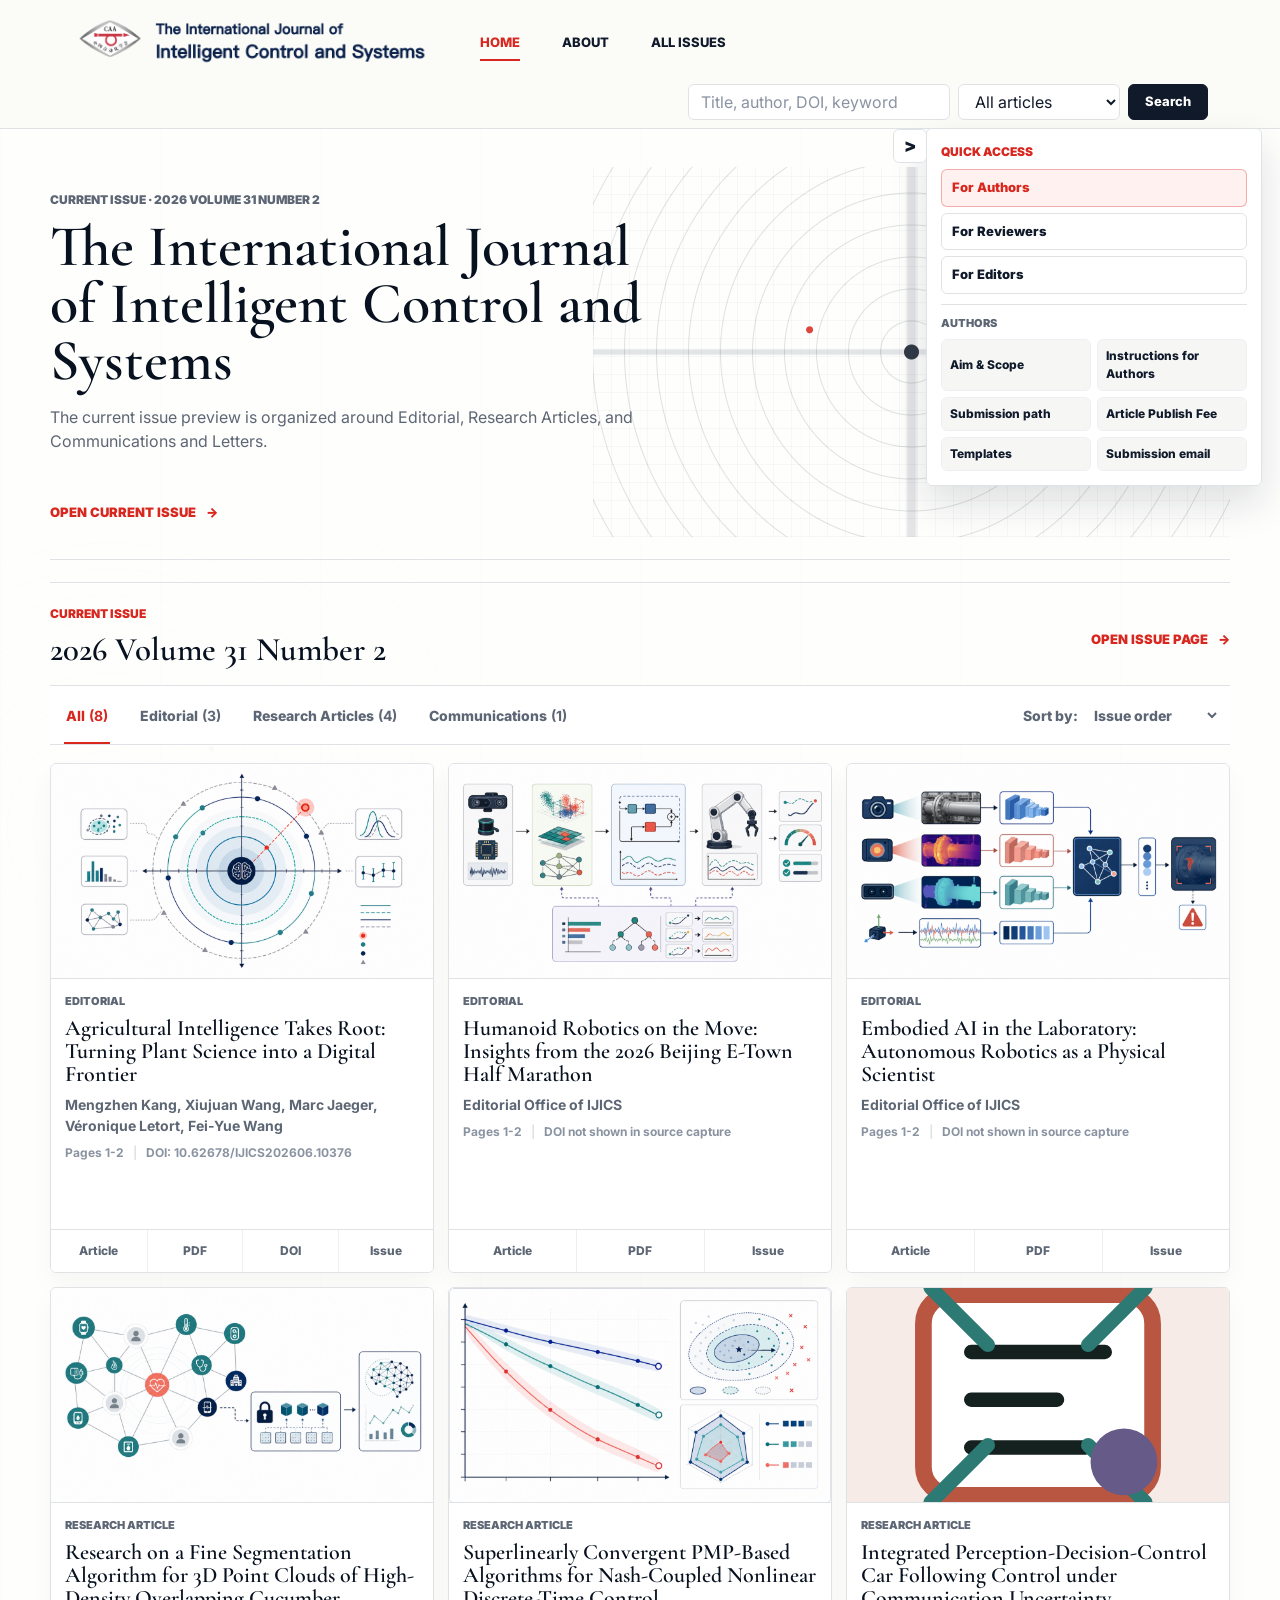
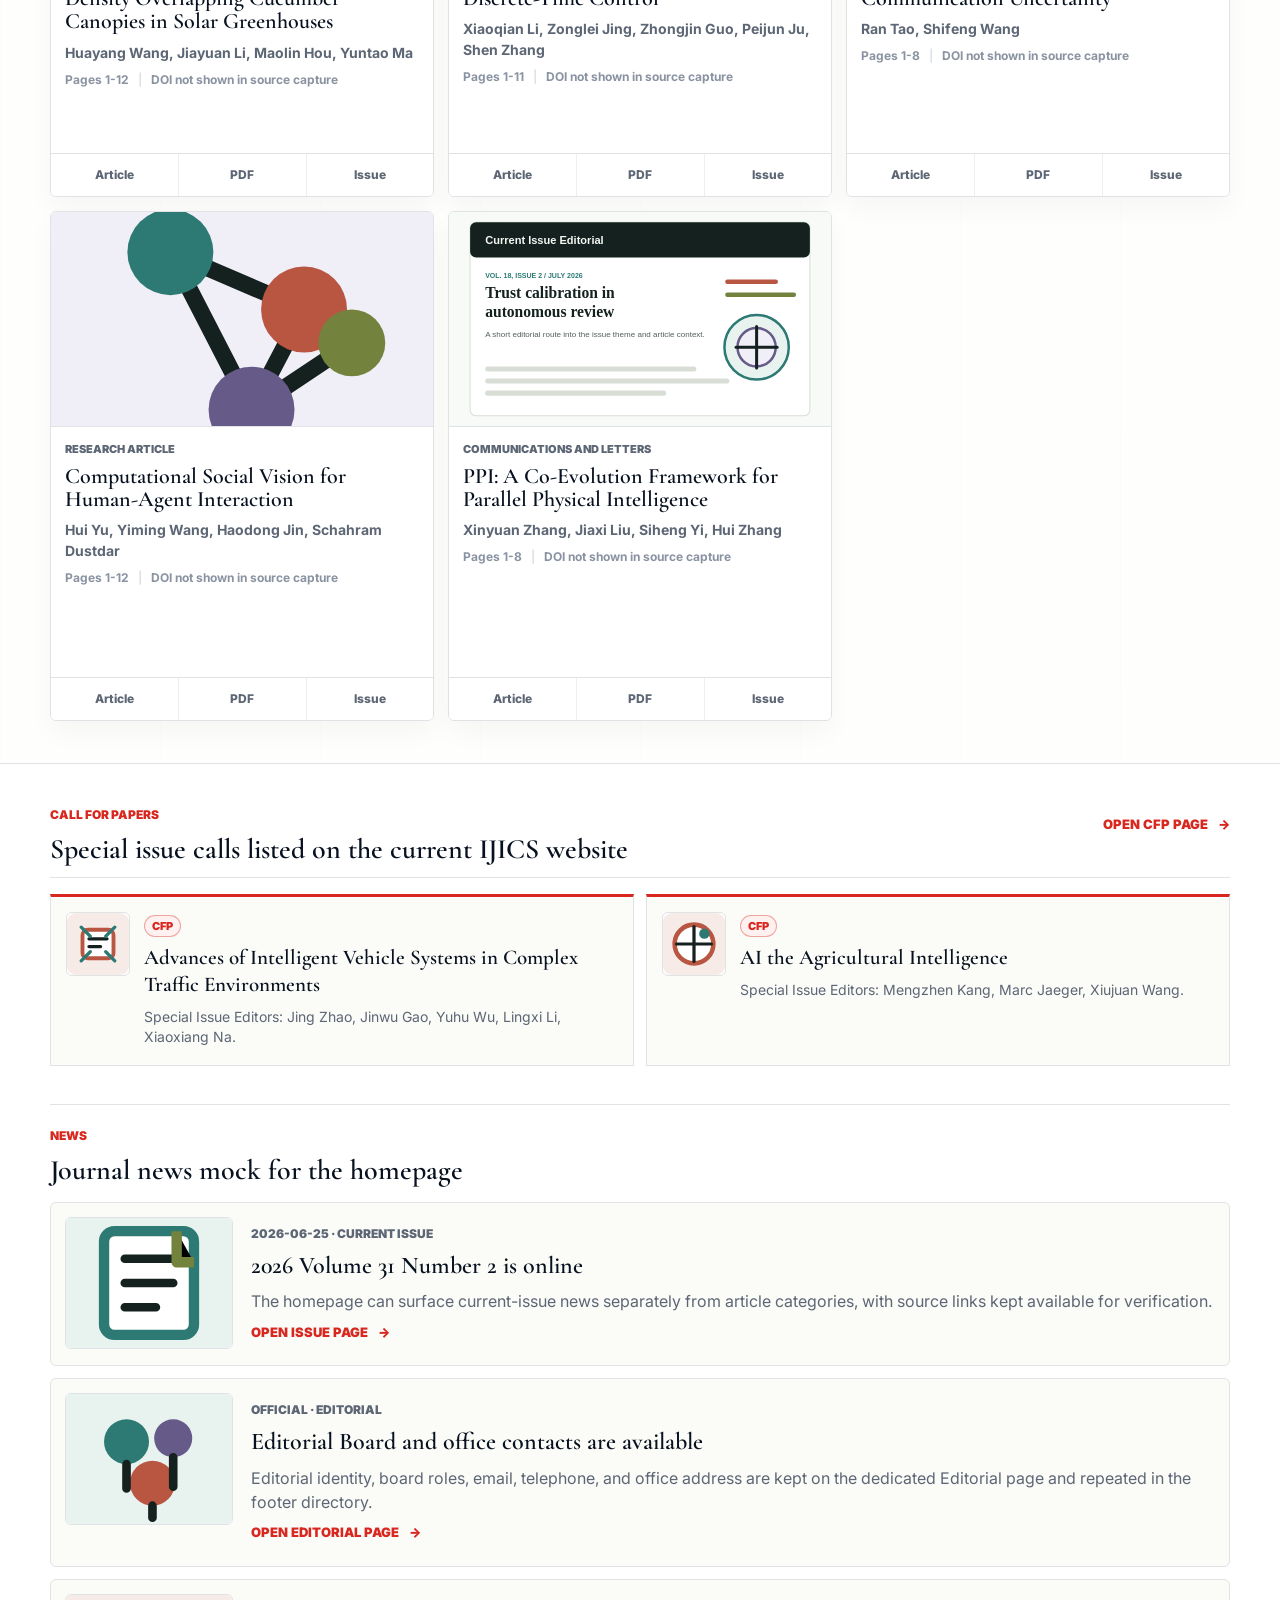
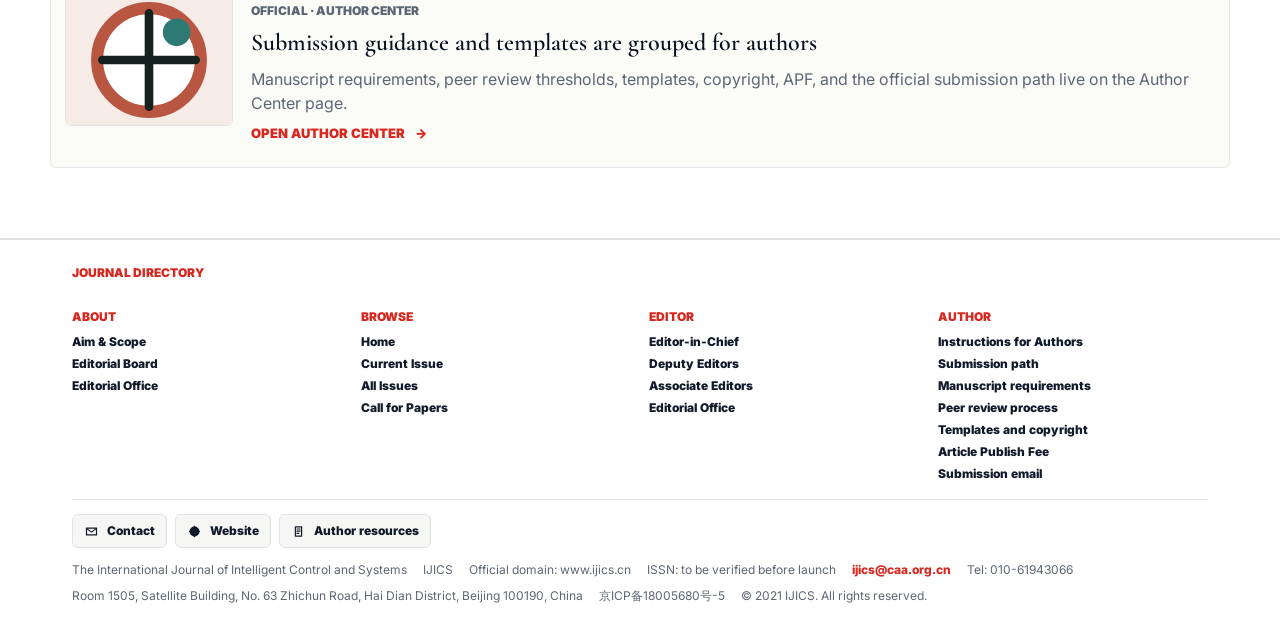
<file: index.html>
<!doctype html>
<html lang="en">
  <head>
    <meta charset="utf-8" />
    <meta name="viewport" content="width=device-width, initial-scale=1" />
    <title>IJICS Homepage Preview</title>
    <meta
      name="description"
      content="A homepage preview for IJICS using public journal content for article access, author information, editorial board, fees, submission paths, and contact verification."
    />
    <link rel="stylesheet" href="./styles.css?v=41" />
  </head>
  <body>
    <a class="skip-link" href="#main">Skip to content</a>

    <header class="site-header">
      <div class="nav-shell">
        <a class="brand" href="./index.html#home" aria-label="IJICS home">
          <img
            class="brand-logo"
            src="./assets/ijics-logo-lockup-transparent.png"
            width="798"
            height="128"
            alt="The International Journal of Intelligent Control and Systems"
          />
        </a>
        <nav class="section-shortcuts" aria-label="Primary columns">
          <a class="nav-home" href="./index.html#home">Home</a>
          <details class="nav-menu">
            <summary>About</summary>
            <div class="nav-menu-panel">
              <a href="./aim-scope.html#aim-scope">Aim &amp; Scope</a>
              <a href="./editorial-board.html#editorial-board">Editorial Board</a>
              <a href="./author-center.html#apf">Article Publish Fee</a>
              <a href="./editorial-board.html#editorial-office" data-section-link="Editors">Editorial Office</a>
            </div>
          </details>
          <a href="./all-issues.html#all-issues">All Issues</a>
        </nav>
      </div>

      <div class="navigation-board">
        <form class="nav-article-search" id="article-search" role="search">
          <label for="articleQuery">Search articles</label>
          <div class="nav-search-row">
            <input
              id="articleQuery"
              type="search"
              placeholder="Title, author, DOI, keyword"
              autocomplete="off"
            />
            <select id="issueSelect" aria-label="Article collection">
              <option value="">All articles</option>
              <optgroup label="Articles">
                <option value="current">Current Issue</option>
                <option value="archive">Journal Archive</option>
                <option value="popular">Popular Articles</option>
              </optgroup>
              <optgroup label="Journal information">
                <option value="cfp">Call for Papers</option>
                <option value="authors">Author Resources</option>
              </optgroup>
            </select>
            <button type="submit" aria-label="Search articles">Search</button>
          </div>
        </form>
      </div>
    </header>

    <main id="main" class="page-shell">
      <aside class="quick-access-float" id="site-structure" aria-label="Quick Access">
        <button
          type="button"
          class="quick-access-toggle"
          id="quickAccessToggle"
          aria-label="Collapse Quick Access"
          aria-expanded="true"
          aria-controls="quickAccessContent"
          onclick="toggleQuickAccess()"
        >
          &gt;
        </button>
        <div class="quick-access-content" id="quickAccessContent">
          <p class="eyebrow">Quick Access</p>
          <div class="quick-access-links">
            <button type="button" class="quick-access-link is-active" data-section-link="Authors">For Authors</button>
            <button type="button" class="quick-access-link" data-section-link="Reviewers">For Reviewers</button>
            <button type="button" class="quick-access-link" data-section-link="Editors">For Editors</button>
          </div>
          <div class="quick-access-secondary" id="quickAccessSecondary" aria-live="polite"></div>
        </div>
      </aside>

      <div class="content-flow">
        <section class="home-band" id="home">
          <div class="home-grid">
            <section class="reader-panel" id="articles" aria-labelledby="reader-title">
              <div class="feature-carousel" aria-label="Featured notices">
                <div class="feature-track" id="featureTrack">
                  <article class="feature-slide feature-slide-editorial">
                    <div>
                      <p class="eyebrow">Current issue · 2026 Volume 31 Number 2</p>
                      <h1 id="reader-title">The International Journal of Intelligent Control and Systems</h1>
                      <p>
                        The current issue preview is organized around Editorial, Research Articles,
                        and Communications and Letters.
                      </p>
                    </div>
                    <a class="quiet-link" href="#current-issue">Open current issue</a>
                  </article>

                  <article class="feature-slide feature-slide-cfp">
                    <div>
                      <p class="eyebrow">Call for Papers</p>
                      <h2>Advances of Intelligent Vehicle Systems in Complex Traffic Environments</h2>
                      <p>
                        Special Issue Editors: Jing Zhao, Jinwu Gao, Yuhu Wu, Lingxi Li, Xiaoxiang Na.
                      </p>
                    </div>
                    <a class="quiet-link" href="#call-for-papers">View calls</a>
                  </article>

                  <article class="feature-slide feature-slide-special">
                    <div>
                      <p class="eyebrow">Author Resources</p>
                      <h2>Submission uses the IJICS online system and official templates</h2>
                      <p>
                        Authors submit through the IJICS login page, use Word or LaTeX templates, and can
                        contact the Editorial Office by email for submission status.
                      </p>
                    </div>
                    <a class="quiet-link" href="./author-center.html#submission" data-section-link="Authors">Submission path</a>
                  </article>
                </div>
              </div>

              <div class="issue-showcase" id="current-issue" aria-labelledby="current-issue-title">
                <div class="issue-showcase-header">
                  <div>
                    <p class="eyebrow">Current issue</p>
                    <h2 id="current-issue-title">2026 Volume 31 Number 2</h2>
                  </div>
                  <a class="quiet-link" href="https://www.ijics.cn/all-issues/article/43">Open issue page</a>
                </div>

                <div class="article-type-switcher" aria-label="Article type shortcuts">
                  <div class="article-type-tabs">
                    <button type="button" class="article-type-tab is-active" data-article-type="all" aria-pressed="true" onclick="setArticleType('all')">
                      All <span>(8)</span>
                    </button>
                    <button type="button" class="article-type-tab" data-article-type="editorial" aria-pressed="false" onclick="setArticleType('editorial')">
                      Editorial <span>(3)</span>
                    </button>
                    <button type="button" class="article-type-tab" data-article-type="articles" aria-pressed="false" onclick="setArticleType('articles')">
                      Research Articles <span>(4)</span>
                    </button>
                    <button type="button" class="article-type-tab" data-article-type="communication" aria-pressed="false" onclick="setArticleType('communication')">
                      Communications <span>(1)</span>
                    </button>
                  </div>
                  <label class="article-sort">
                    <span>Sort by:</span>
                    <select aria-label="Sort current issue articles">
                      <option>Issue order</option>
                      <option>Article type</option>
                      <option>Title A-Z</option>
                    </select>
                  </label>
                </div>

                <div class="article-list issue-card-grid" id="articleList" aria-live="polite">
                  <article
                    class="article-card issue-article-card"
                    id="article-detail"
                    data-article-group="editorial"
                    data-search="agricultural intelligence takes root plant science digital frontier mengzhen kang xiujuan wang marc jaeger veronique letort fei-yue wang 10.62678/IJICS202606.10376"
                  >
                    <figure class="article-figure">
                      <img src="./assets/article-figure-trust-calibration.png" alt="Article thumbnail" />
                    </figure>
                    <div class="article-card-body">
                      <p class="type-label">Editorial</p>
                      <h2>Agricultural Intelligence Takes Root: Turning Plant Science into a Digital Frontier</h2>
                      <p class="article-authors">Mengzhen Kang, Xiujuan Wang, Marc Jaeger, Véronique Letort, Fei-Yue Wang</p>
                      <p class="article-meta">Pages 1-2 <span>|</span> DOI: 10.62678/IJICS202606.10376</p>
                    </div>
                    <div class="article-actions" aria-label="Article actions">
                      <a href="https://www.ijics.cn/article/376">Article</a>
                      <a href="https://www.ijics.cn/api/ijics/article/browse/376">PDF</a>
                      <a href="https://doi.org/10.62678/IJICS202606.10376">DOI</a>
                      <a href="https://www.ijics.cn/all-issues/article/43">Issue</a>
                    </div>
                  </article>

                  <article
                    class="article-card issue-article-card"
                    data-article-group="editorial"
                    data-search="humanoid robotics move insights 2026 beijing e-town half marathon editorial office ijics"
                  >
                    <figure class="article-figure">
                      <img src="./assets/article-figure-edge-robotics.png" alt="Article thumbnail" />
                    </figure>
                    <div class="article-card-body">
                      <p class="type-label">Editorial</p>
                      <h2>Humanoid Robotics on the Move: Insights from the 2026 Beijing E-Town Half Marathon</h2>
                      <p class="article-authors">Editorial Office of IJICS</p>
                      <p class="article-meta">Pages 1-2 <span>|</span> DOI not shown in source capture</p>
                    </div>
                    <div class="article-actions" aria-label="Article actions">
                      <a href="https://www.ijics.cn/article/379">Article</a>
                      <a href="https://www.ijics.cn/api/ijics/article/browse/379">PDF</a>
                      <a href="https://www.ijics.cn/all-issues/article/43">Issue</a>
                    </div>
                  </article>

                  <article
                    class="article-card issue-article-card"
                    data-article-group="editorial"
                    data-search="embodied ai laboratory autonomous robotics physical scientist editorial office ijics"
                  >
                    <figure class="article-figure">
                      <img src="./assets/article-figure-multimodal-inspection.png" alt="Article thumbnail" />
                    </figure>
                    <div class="article-card-body">
                      <p class="type-label">Editorial</p>
                      <h2>Embodied AI in the Laboratory: Autonomous Robotics as a Physical Scientist</h2>
                      <p class="article-authors">Editorial Office of IJICS</p>
                      <p class="article-meta">Pages 1-2 <span>|</span> DOI not shown in source capture</p>
                    </div>
                    <div class="article-actions" aria-label="Article actions">
                      <a href="https://www.ijics.cn/article/382">Article</a>
                      <a href="https://www.ijics.cn/api/ijics/article/browse/382">PDF</a>
                      <a href="https://www.ijics.cn/all-issues/article/43">Issue</a>
                    </div>
                  </article>

                  <article
                    class="article-card issue-article-card"
                    data-article-group="articles"
                    data-search="research fine segmentation algorithm 3d point clouds high-density overlapping cucumber canopies solar greenhouses huayang wang jiayuan li maolin hou yuntao ma"
                  >
                    <figure class="article-figure">
                      <img src="./assets/article-figure-graph-privacy.png" alt="Article thumbnail" />
                    </figure>
                    <div class="article-card-body">
                      <p class="type-label">Research Article</p>
                      <h2>Research on a Fine Segmentation Algorithm for 3D Point Clouds of High-Density Overlapping Cucumber Canopies in Solar Greenhouses</h2>
                      <p class="article-authors">Huayang Wang, Jiayuan Li, Maolin Hou, Yuntao Ma</p>
                      <p class="article-meta">Pages 1-12 <span>|</span> DOI not shown in source capture</p>
                    </div>
                    <div class="article-actions" aria-label="Article actions">
                      <a href="https://www.ijics.cn/article/322">Article</a>
                      <a href="https://www.ijics.cn/api/ijics/article/browse/322">PDF</a>
                      <a href="https://www.ijics.cn/all-issues/article/43">Issue</a>
                    </div>
                  </article>

                  <article
                    class="article-card issue-article-card"
                    data-article-group="articles"
                    data-search="superlinearly convergent pmp-based algorithms nash-coupled nonlinear discrete-time control xiaoqian li zonglei jing zhongjin guo peijun ju shen zhang"
                  >
                    <figure class="article-figure">
                      <img src="./assets/article-figure-distribution-shift.png" alt="Article thumbnail" />
                    </figure>
                    <div class="article-card-body">
                      <p class="type-label">Research Article</p>
                      <h2>Superlinearly Convergent PMP-Based Algorithms for Nash-Coupled Nonlinear Discrete-Time Control</h2>
                      <p class="article-authors">Xiaoqian Li, Zonglei Jing, Zhongjin Guo, Peijun Ju, Shen Zhang</p>
                      <p class="article-meta">Pages 1-11 <span>|</span> DOI not shown in source capture</p>
                    </div>
                    <div class="article-actions" aria-label="Article actions">
                      <a href="https://www.ijics.cn/article/352">Article</a>
                      <a href="https://www.ijics.cn/api/ijics/article/browse/352">PDF</a>
                      <a href="https://www.ijics.cn/all-issues/article/43">Issue</a>
                    </div>
                  </article>

                  <article
                    class="article-card issue-article-card"
                    data-article-group="articles"
                    data-search="integrated perception-decision-control car following control communication uncertainty ran tao shifeng wang"
                  >
                    <figure class="article-figure">
                      <img src="./assets/article-thumb-agent.svg" alt="Article thumbnail" />
                    </figure>
                    <div class="article-card-body">
                      <p class="type-label">Research Article</p>
                      <h2>Integrated Perception-Decision-Control Car Following Control under Communication Uncertainty</h2>
                      <p class="article-authors">Ran Tao, Shifeng Wang</p>
                      <p class="article-meta">Pages 1-8 <span>|</span> DOI not shown in source capture</p>
                    </div>
                    <div class="article-actions" aria-label="Article actions">
                      <a href="https://www.ijics.cn/article/369">Article</a>
                      <a href="https://www.ijics.cn/api/ijics/article/browse/369">PDF</a>
                      <a href="https://www.ijics.cn/all-issues/article/43">Issue</a>
                    </div>
                  </article>

                  <article
                    class="article-card issue-article-card"
                    data-article-group="articles"
                    data-search="computational social vision human-agent interaction hui yu yiming wang haodong jin schahram dustdar"
                  >
                    <figure class="article-figure">
                      <img src="./assets/article-thumb-graph.svg" alt="Article thumbnail" />
                    </figure>
                    <div class="article-card-body">
                      <p class="type-label">Research Article</p>
                      <h2>Computational Social Vision for Human-Agent Interaction</h2>
                      <p class="article-authors">Hui Yu, Yiming Wang, Haodong Jin, Schahram Dustdar</p>
                      <p class="article-meta">Pages 1-12 <span>|</span> DOI not shown in source capture</p>
                    </div>
                    <div class="article-actions" aria-label="Article actions">
                      <a href="https://www.ijics.cn/article/373">Article</a>
                      <a href="https://www.ijics.cn/api/ijics/article/browse/373">PDF</a>
                      <a href="https://www.ijics.cn/all-issues/article/43">Issue</a>
                    </div>
                  </article>

                  <article
                    class="article-card issue-article-card"
                    data-article-group="communication"
                    data-search="ppi co-evolution framework parallel physical intelligence xinyuan zhang jiaxi liu siheng yi hui zhang"
                  >
                    <figure class="article-figure">
                      <img src="./assets/article-preview.svg" alt="Article thumbnail" />
                    </figure>
                    <div class="article-card-body">
                      <p class="type-label">Communications and Letters</p>
                      <h2>PPI: A Co-Evolution Framework for Parallel Physical Intelligence</h2>
                      <p class="article-authors">Xinyuan Zhang, Jiaxi Liu, Siheng Yi, Hui Zhang</p>
                      <p class="article-meta">Pages 1-8 <span>|</span> DOI not shown in source capture</p>
                    </div>
                    <div class="article-actions" aria-label="Article actions">
                      <a href="https://www.ijics.cn/article/372">Article</a>
                      <a href="https://www.ijics.cn/api/ijics/article/browse/372">PDF</a>
                      <a href="https://www.ijics.cn/all-issues/article/43">Issue</a>
                    </div>
                  </article>
                </div>
              </div>
            </section>
          </div>
        </section>

        <section class="summary-band" id="call-for-papers" aria-label="Calls for papers and journal updates">
          <div class="updates-panel" aria-labelledby="updates-title">
            <div class="updates-heading">
              <div>
                <p class="eyebrow">Call for Papers</p>
                <h2 id="updates-title">Special issue calls listed on the current IJICS website</h2>
              </div>
              <a class="quiet-link" href="https://www.ijics.cn/call-for-papers">Open CFP page</a>
            </div>

            <div class="updates-grid" aria-label="Scrollable calls">
              <article
                class="update-card update-call"
                data-category="cfp"
                data-search="advances intelligent vehicle systems complex traffic environments jing zhao jinwu gao yuhu wu lingxi li xiaoxiang na"
              >
                <img src="./assets/update-cfp-agents.svg" alt="Call thumbnail" />
                <div>
                  <span class="update-label">CFP</span>
                  <h3>Advances of Intelligent Vehicle Systems in Complex Traffic Environments</h3>
                  <p>Special Issue Editors: Jing Zhao, Jinwu Gao, Yuhu Wu, Lingxi Li, Xiaoxiang Na.</p>
                </div>
              </article>
              <article
                class="update-card update-call"
                data-category="cfp"
                data-search="ai the agricultural intelligence mengzhen kang marc jaeger xiujuan wang"
              >
                <img src="./assets/update-cfp-trust.svg" alt="Call thumbnail" />
                <div>
                  <span class="update-label">CFP</span>
                  <h3>AI the Agricultural Intelligence</h3>
                  <p>Special Issue Editors: Mengzhen Kang, Marc Jaeger, Xiujuan Wang.</p>
                </div>
              </article>
              <article
                class="update-card update-call"
                data-category="cfp"
                data-search="agentic control agentic automation agentic process organization society fuchun sun dayi wang hui zhang"
              >
                <img src="./assets/update-news-board.svg" alt="Call thumbnail" />
                <div>
                  <span class="update-label">CFP</span>
                  <h3>Agentic Control and Agentic Automation for Agentic Process and Agentic Organization in Agentic Society</h3>
                  <p>Special Issue Editors: Fuchun Sun, Dayi Wang, Hui Zhang.</p>
                </div>
              </article>
            </div>

            <div class="journal-news-board" aria-labelledby="news-title">
              <div class="journal-news-heading">
                <p class="eyebrow">News</p>
                <h2 id="news-title">Journal news mock for the homepage</h2>
              </div>
              <div class="journal-news-list">
                <article class="journal-news-card">
                  <img src="./assets/update-news-issue.svg" alt="Issue news thumbnail" />
                  <div>
                    <p class="news-meta">2026-06-25 · Current issue</p>
                    <h3>2026 Volume 31 Number 2 is online</h3>
                    <p>
                      The homepage can surface current-issue news separately from article categories,
                      with source links kept available for verification.
                    </p>
                    <a class="quiet-link" href="https://www.ijics.cn/all-issues/article/43">Open issue page</a>
                  </div>
                </article>

                <article class="journal-news-card">
                  <img src="./assets/update-news-board.svg" alt="Editorial news thumbnail" />
                  <div>
                    <p class="news-meta">Official · Editorial</p>
                    <h3>Editorial Board and office contacts are available</h3>
                    <p>
                      Editorial identity, board roles, email, telephone, and office address are kept
                      on the dedicated Editorial page and repeated in the footer directory.
                    </p>
                    <a class="quiet-link" href="./editorial-board.html#editorial-board">Open editorial page</a>
                  </div>
                </article>

                <article class="journal-news-card">
                  <img src="./assets/update-cfp-trust.svg" alt="Author center news thumbnail" />
                  <div>
                    <p class="news-meta">Official · Author Center</p>
                    <h3>Submission guidance and templates are grouped for authors</h3>
                    <p>
                      Manuscript requirements, peer review thresholds, templates, copyright, APF, and
                      the official submission path live on the Author Center page.
                    </p>
                    <a class="quiet-link" href="./author-center.html#author-guide">Open Author Center</a>
                  </div>
                </article>
              </div>
            </div>
          </div>
        </section>
      </div>
    </main>

    <footer class="site-footer" id="contact" aria-label="Journal compliance information">
      <div class="footer-compliance">
        <p class="eyebrow">Journal directory</p>
        <nav class="footer-directory" aria-label="Expanded journal navigation">
          <section class="footer-directory-group">
            <h2>About</h2>
            <a href="./aim-scope.html#aim-scope">Aim &amp; Scope</a>
            <a href="./editorial-board.html#editorial-board">Editorial Board</a>
            <a href="./editorial-board.html#editorial-office">Editorial Office</a>
          </section>
          <section class="footer-directory-group">
            <h2>Browse</h2>
            <a href="./index.html#home">Home</a>
            <a href="./index.html#current-issue">Current Issue</a>
            <a href="./all-issues.html#all-issues">All Issues</a>
            <a href="./index.html#call-for-papers">Call for Papers</a>
          </section>
          <section class="footer-directory-group">
            <h2>Editor</h2>
            <a href="./editorial-board.html#editor-in-chief">Editor-in-Chief</a>
            <a href="./editorial-board.html#deputy-editors">Deputy Editors</a>
            <a href="./editorial-board.html#associate-editors">Associate Editors</a>
            <a href="./editorial-board.html#editorial-office">Editorial Office</a>
          </section>
          <section class="footer-directory-group">
            <h2>Author</h2>
            <a href="./author-center.html#author-guide">Instructions for Authors</a>
            <a href="./author-center.html#submission">Submission path</a>
            <a href="./author-center.html#requirements">Manuscript requirements</a>
            <a href="./author-center.html#peer-review">Peer review process</a>
            <a href="./author-center.html#templates">Templates and copyright</a>
            <a href="./author-center.html#apf">Article Publish Fee</a>
            <a href="./editorial-board.html#editorial-office">Submission email</a>
          </section>
        </nav>
        <nav class="footer-utility-links" aria-label="Journal utility links">
          <a href="./editorial-board.html#editorial-office">
            <svg viewBox="0 0 24 24" aria-hidden="true">
              <path d="M4 6.5h16v11H4z" />
              <path d="m4 7 8 6 8-6" />
            </svg>
            <span>Contact</span>
          </a>
          <a href="https://www.ijics.cn/">
            <svg viewBox="0 0 24 24" aria-hidden="true">
              <circle cx="12" cy="12" r="8" />
              <path d="M4 12h16M12 4c2.2 2.3 3.2 5 3.2 8s-1 5.7-3.2 8M12 4c-2.2 2.3-3.2 5-3.2 8s1 5.7 3.2 8" />
            </svg>
            <span>Website</span>
          </a>
          <a href="./author-center.html#author-guide">
            <svg viewBox="0 0 24 24" aria-hidden="true">
              <path d="M7 4.5h10v15H7z" />
              <path d="M9.5 8h5M9.5 11.5h5M9.5 15h3" />
            </svg>
            <span>Author resources</span>
          </a>
        </nav>
        <div class="identity-strip">
          <span>The International Journal of Intelligent Control and Systems</span>
          <span>IJICS</span>
          <span>Official domain: www.ijics.cn</span>
          <span>ISSN: to be verified before launch</span>
          <a href="mailto:ijics@caa.org.cn">ijics@caa.org.cn</a>
          <span>Tel: 010-61943066</span>
          <span>Room 1505, Satellite Building, No. 63 Zhichun Road, Hai Dian District, Beijing 100190, China</span>
          <span>京ICP备18005680号-5</span>
          <span>© 2021 IJICS. All rights reserved.</span>
        </div>
      </div>
    </footer>

    <div class="toast" id="toast" role="status" aria-live="polite"></div>
    <script src="./script.js?v=31"></script>
  </body>
</html>
</file>
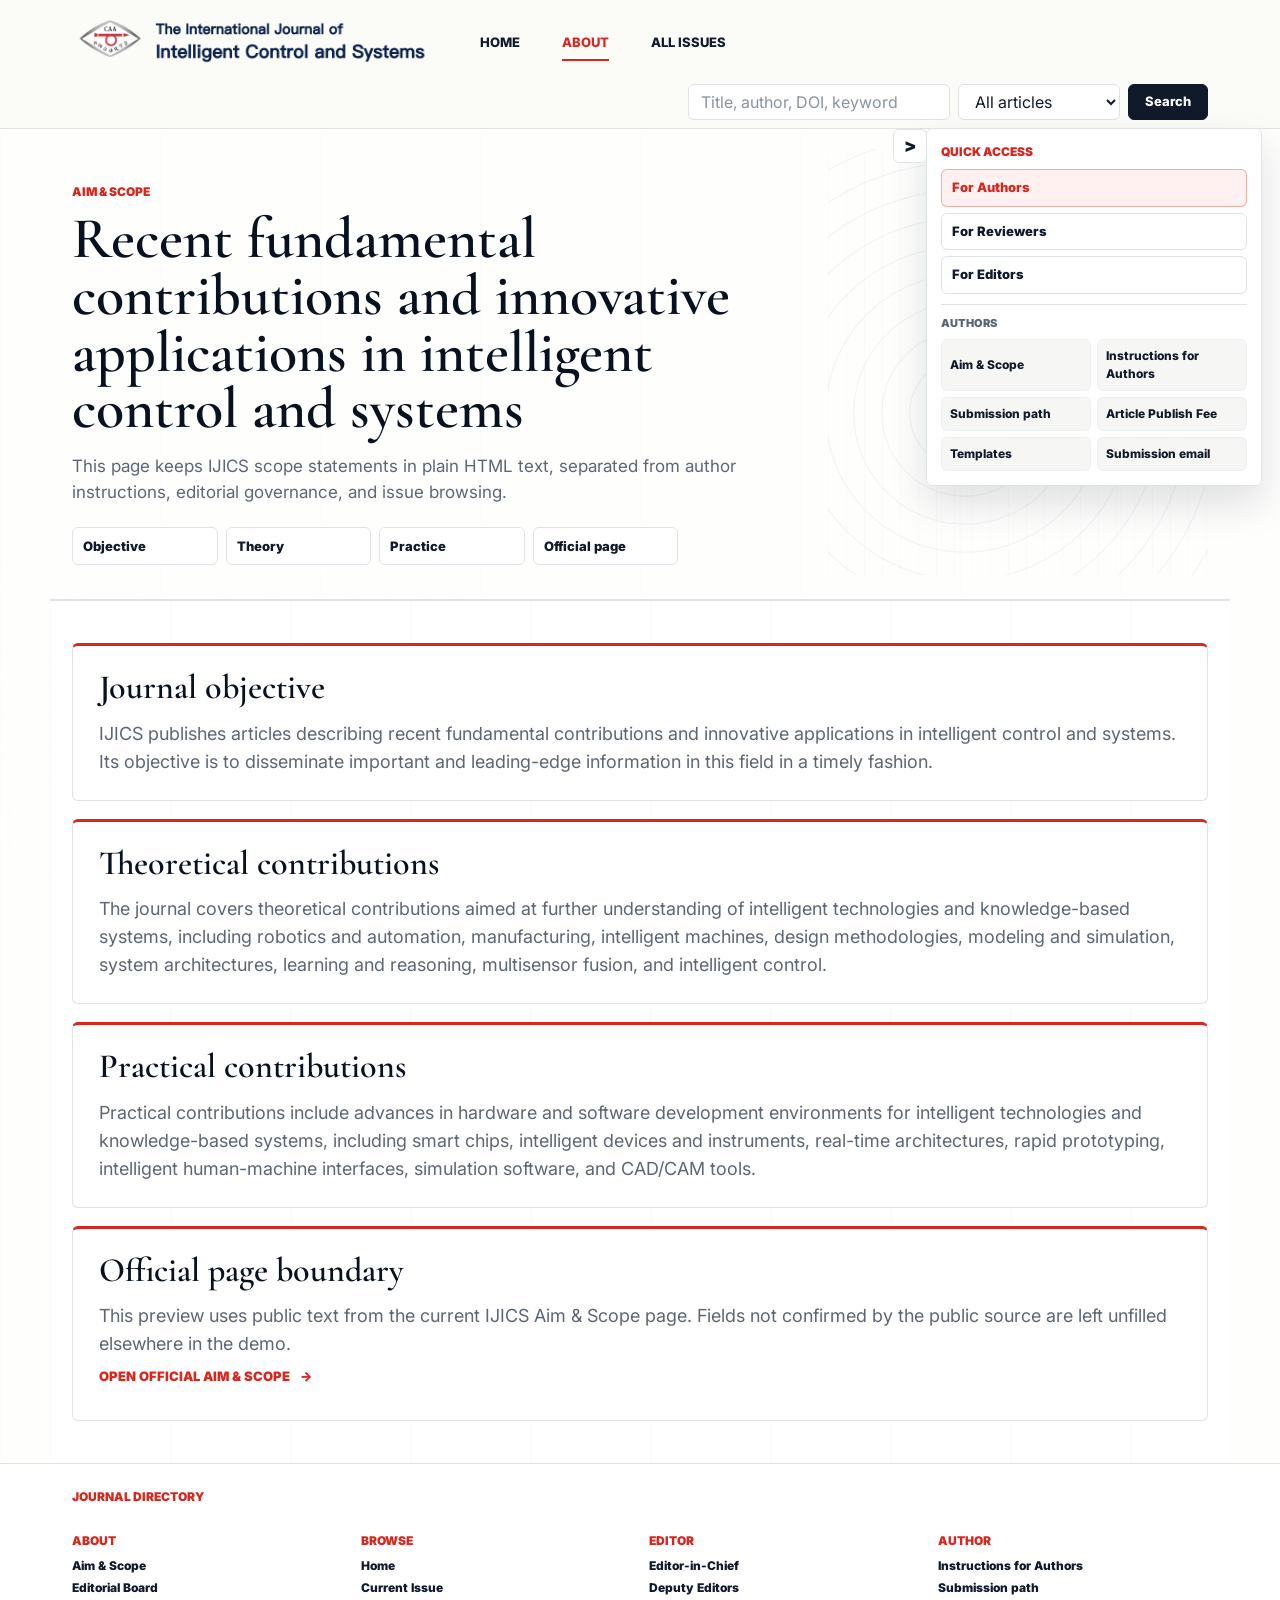
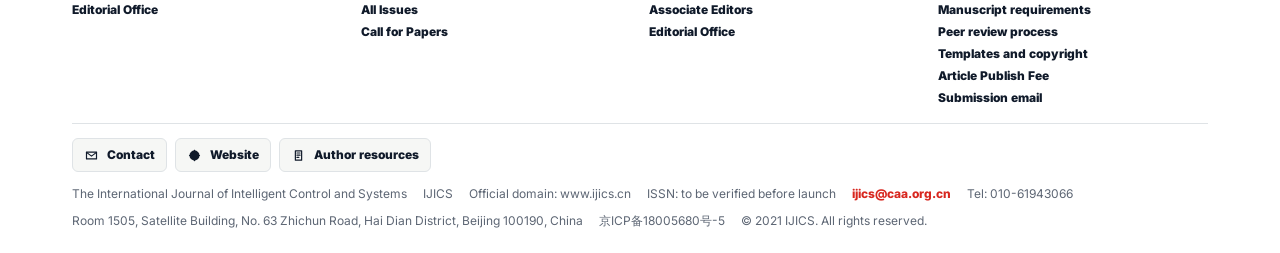
<file: aim-scope.html>
<!doctype html>
<html lang="en">
  <head>
    <meta charset="utf-8" />
    <meta name="viewport" content="width=device-width, initial-scale=1" />
    <title>Aim &amp; Scope · IJICS Homepage Preview</title>
    <meta
      name="description"
      content="IJICS Aim and Scope page preview with official scope text for intelligent control, knowledge-based systems, and practical intelligent technologies."
    />
    <link rel="stylesheet" href="./styles.css?v=41" />
  </head>
  <body>
    <a class="skip-link" href="#main">Skip to content</a>

    <header class="site-header">
      <div class="nav-shell">
        <a class="brand" href="./index.html#home" aria-label="IJICS home">
          <img
            class="brand-logo"
            src="./assets/ijics-logo-lockup-transparent.png"
            width="798"
            height="128"
            alt="The International Journal of Intelligent Control and Systems"
          />
        </a>
        <nav class="section-shortcuts" aria-label="Primary columns">
          <a href="./index.html#home">Home</a>
          <details class="nav-menu">
            <summary class="nav-home">About</summary>
            <div class="nav-menu-panel">
              <a href="./aim-scope.html#aim-scope">Aim &amp; Scope</a>
              <a href="./editorial-board.html#editorial-board">Editorial Board</a>
              <a href="./author-center.html#apf">Article Publish Fee</a>
              <a href="./editorial-board.html#editorial-office" data-section-link="Editors">Editorial Office</a>
            </div>
          </details>
          <a href="./all-issues.html#all-issues">All Issues</a>
        </nav>
      </div>

      <div class="navigation-board">
        <form class="nav-article-search" id="article-search" role="search">
          <label for="articleQuery">Search articles</label>
          <div class="nav-search-row">
            <input
              id="articleQuery"
              type="search"
              placeholder="Title, author, DOI, keyword"
              autocomplete="off"
            />
            <select id="issueSelect" aria-label="Article collection">
              <option value="">All articles</option>
              <optgroup label="Articles">
                <option value="current">Current Issue</option>
                <option value="archive">Journal Archive</option>
                <option value="popular">Popular Articles</option>
              </optgroup>
              <optgroup label="Journal information">
                <option value="cfp">Call for Papers</option>
                <option value="authors">Author Resources</option>
              </optgroup>
            </select>
            <button type="submit" aria-label="Search articles">Search</button>
          </div>
        </form>
      </div>
    </header>

    <main id="main" class="page-shell">
      <aside class="quick-access-float" id="site-structure" aria-label="Quick Access">
        <button
          type="button"
          class="quick-access-toggle"
          id="quickAccessToggle"
          aria-label="Collapse Quick Access"
          aria-expanded="true"
          aria-controls="quickAccessContent"
          onclick="toggleQuickAccess()"
        >
          &gt;
        </button>
        <div class="quick-access-content" id="quickAccessContent">
          <p class="eyebrow">Quick Access</p>
          <div class="quick-access-links">
            <button type="button" class="quick-access-link is-active" data-section-link="Authors">For Authors</button>
            <button type="button" class="quick-access-link" data-section-link="Reviewers">For Reviewers</button>
            <button type="button" class="quick-access-link" data-section-link="Editors">For Editors</button>
          </div>
          <div class="quick-access-secondary" id="quickAccessSecondary" aria-live="polite"></div>
        </div>
      </aside>

      <div class="content-flow">
        <section class="subpage-hero" id="aim-scope">
          <div>
            <p class="eyebrow">Aim &amp; Scope</p>
            <h1>Recent fundamental contributions and innovative applications in intelligent control and systems</h1>
            <p>
              This page keeps IJICS scope statements in plain HTML text, separated from
              author instructions, editorial governance, and issue browsing.
            </p>
          </div>
          <nav class="subpage-jump-row" aria-label="Aim and scope sections">
            <a href="#journal-objective">Objective</a>
            <a href="#theoretical-scope">Theory</a>
            <a href="#practical-scope">Practice</a>
            <a href="#official-page">Official page</a>
          </nav>
        </section>

        <section class="profile-band profile-band-paper" aria-label="Journal aim and scope">
          <div class="guide-grid">
            <article class="guide-card" id="journal-objective">
              <h2>Journal objective</h2>
              <p>
                IJICS publishes articles describing recent fundamental contributions and innovative
                applications in intelligent control and systems. Its objective is to disseminate
                important and leading-edge information in this field in a timely fashion.
              </p>
            </article>

            <article class="guide-card" id="theoretical-scope">
              <h2>Theoretical contributions</h2>
              <p>
                The journal covers theoretical contributions aimed at further understanding of
                intelligent technologies and knowledge-based systems, including robotics and automation,
                manufacturing, intelligent machines, design methodologies, modeling and simulation,
                system architectures, learning and reasoning, multisensor fusion, and intelligent control.
              </p>
            </article>

            <article class="guide-card" id="practical-scope">
              <h2>Practical contributions</h2>
              <p>
                Practical contributions include advances in hardware and software development
                environments for intelligent technologies and knowledge-based systems, including smart
                chips, intelligent devices and instruments, real-time architectures, rapid prototyping,
                intelligent human-machine interfaces, simulation software, and CAD/CAM tools.
              </p>
            </article>

            <article class="guide-card" id="official-page">
              <h2>Official page boundary</h2>
              <p>
                This preview uses public text from the current IJICS Aim &amp; Scope page. Fields not
                confirmed by the public source are left unfilled elsewhere in the demo.
              </p>
              <a class="quiet-link" href="https://www.ijics.cn/about/amis-and-scope">Open official Aim &amp; Scope</a>
            </article>
          </div>
        </section>
      </div>
    </main>

    <footer class="site-footer" id="contact" aria-label="Journal compliance information">
      <div class="footer-compliance">
        <p class="eyebrow">Journal directory</p>
        <nav class="footer-directory" aria-label="Expanded journal navigation">
          <section class="footer-directory-group">
            <h2>About</h2>
            <a href="./aim-scope.html#aim-scope">Aim &amp; Scope</a>
            <a href="./editorial-board.html#editorial-board">Editorial Board</a>
            <a href="./editorial-board.html#editorial-office">Editorial Office</a>
          </section>
          <section class="footer-directory-group">
            <h2>Browse</h2>
            <a href="./index.html#home">Home</a>
            <a href="./index.html#current-issue">Current Issue</a>
            <a href="./all-issues.html#all-issues">All Issues</a>
            <a href="./index.html#call-for-papers">Call for Papers</a>
          </section>
          <section class="footer-directory-group">
            <h2>Editor</h2>
            <a href="./editorial-board.html#editor-in-chief">Editor-in-Chief</a>
            <a href="./editorial-board.html#deputy-editors">Deputy Editors</a>
            <a href="./editorial-board.html#associate-editors">Associate Editors</a>
            <a href="./editorial-board.html#editorial-office">Editorial Office</a>
          </section>
          <section class="footer-directory-group">
            <h2>Author</h2>
            <a href="./author-center.html#author-guide">Instructions for Authors</a>
            <a href="./author-center.html#submission">Submission path</a>
            <a href="./author-center.html#requirements">Manuscript requirements</a>
            <a href="./author-center.html#peer-review">Peer review process</a>
            <a href="./author-center.html#templates">Templates and copyright</a>
            <a href="./author-center.html#apf">Article Publish Fee</a>
            <a href="./editorial-board.html#editorial-office">Submission email</a>
          </section>
        </nav>
        <nav class="footer-utility-links" aria-label="Journal utility links">
          <a href="./editorial-board.html#editorial-office">
            <svg viewBox="0 0 24 24" aria-hidden="true">
              <path d="M4 6.5h16v11H4z" />
              <path d="m4 7 8 6 8-6" />
            </svg>
            <span>Contact</span>
          </a>
          <a href="https://www.ijics.cn/">
            <svg viewBox="0 0 24 24" aria-hidden="true">
              <circle cx="12" cy="12" r="8" />
              <path d="M4 12h16M12 4c2.2 2.3 3.2 5 3.2 8s-1 5.7-3.2 8M12 4c-2.2 2.3-3.2 5-3.2 8s1 5.7 3.2 8" />
            </svg>
            <span>Website</span>
          </a>
          <a href="./author-center.html#author-guide">
            <svg viewBox="0 0 24 24" aria-hidden="true">
              <path d="M7 4.5h10v15H7z" />
              <path d="M9.5 8h5M9.5 11.5h5M9.5 15h3" />
            </svg>
            <span>Author resources</span>
          </a>
        </nav>
        <div class="identity-strip">
          <span>The International Journal of Intelligent Control and Systems</span>
          <span>IJICS</span>
          <span>Official domain: www.ijics.cn</span>
          <span>ISSN: to be verified before launch</span>
          <a href="mailto:ijics@caa.org.cn">ijics@caa.org.cn</a>
          <span>Tel: 010-61943066</span>
          <span>Room 1505, Satellite Building, No. 63 Zhichun Road, Hai Dian District, Beijing 100190, China</span>
          <span>京ICP备18005680号-5</span>
          <span>© 2021 IJICS. All rights reserved.</span>
        </div>
      </div>
    </footer>

    <div class="toast" id="toast" role="status" aria-live="polite"></div>
    <script src="./script.js?v=31"></script>
  </body>
</html>
</file>
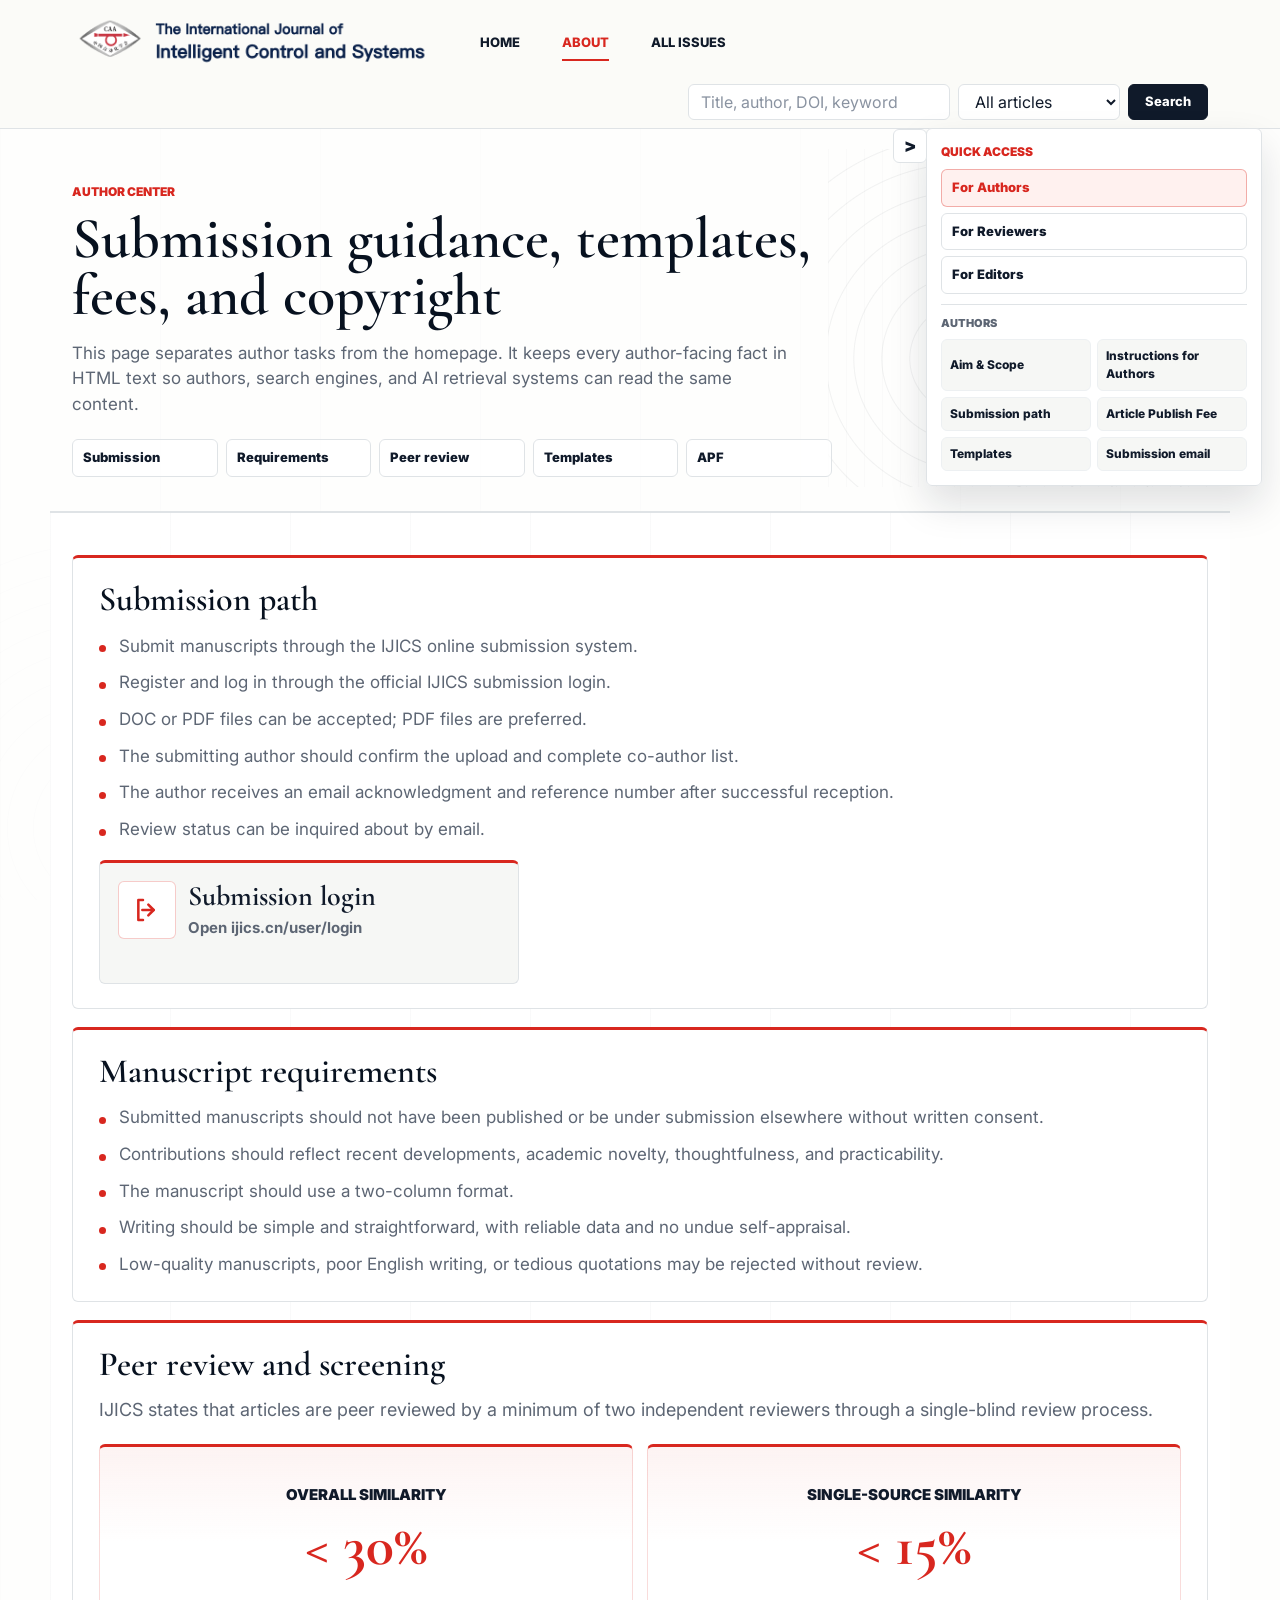
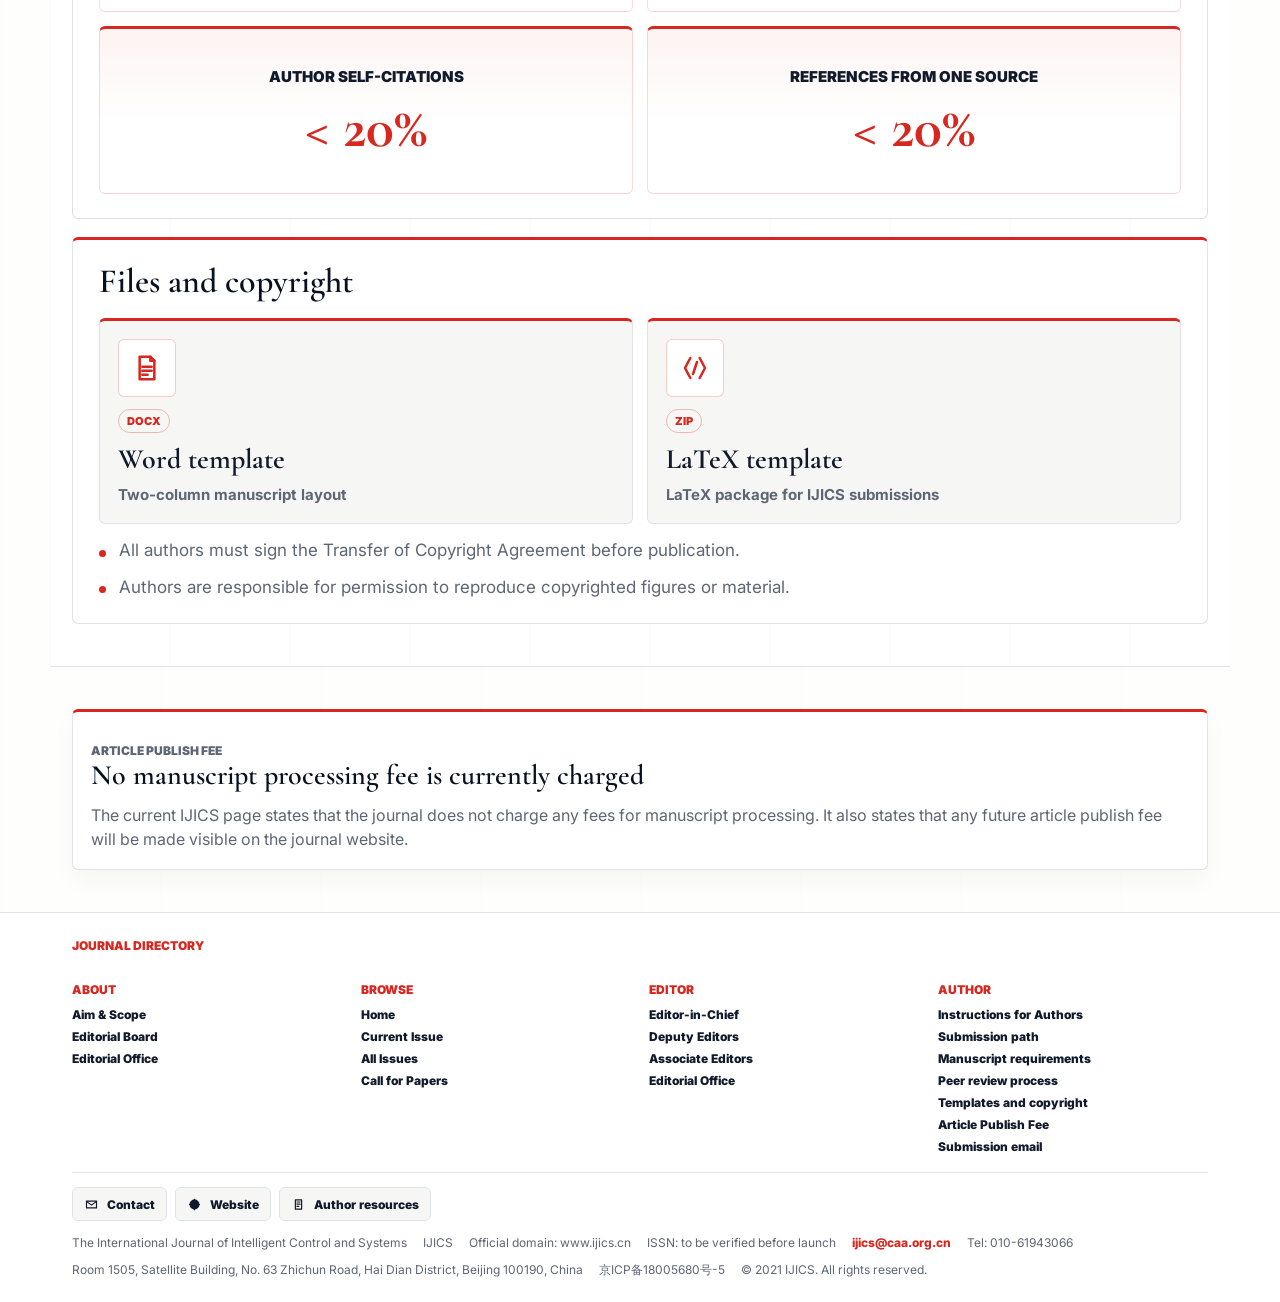
<file: author-center.html>
<!doctype html>
<html lang="en">
  <head>
    <meta charset="utf-8" />
    <meta name="viewport" content="width=device-width, initial-scale=1" />
    <title>Author Center · IJICS Homepage Preview</title>
    <meta
      name="description"
      content="IJICS author center preview with submission path, manuscript requirements, peer review, templates, copyright, and article publish fee information."
    />
    <link rel="stylesheet" href="./styles.css?v=41" />
  </head>
  <body>
    <a class="skip-link" href="#main">Skip to content</a>

    <header class="site-header">
      <div class="nav-shell">
        <a class="brand" href="./index.html#home" aria-label="IJICS home">
          <img
            class="brand-logo"
            src="./assets/ijics-logo-lockup-transparent.png"
            width="798"
            height="128"
            alt="The International Journal of Intelligent Control and Systems"
          />
        </a>
        <nav class="section-shortcuts" aria-label="Primary columns">
          <a href="./index.html#home">Home</a>
          <details class="nav-menu">
            <summary class="nav-home">About</summary>
            <div class="nav-menu-panel">
              <a href="./aim-scope.html#aim-scope">Aim &amp; Scope</a>
              <a href="./editorial-board.html#editorial-board">Editorial Board</a>
              <a href="./author-center.html#apf">Article Publish Fee</a>
              <a href="./editorial-board.html#editorial-office" data-section-link="Editors">Editorial Office</a>
            </div>
          </details>
          <a href="./all-issues.html#all-issues">All Issues</a>
        </nav>
      </div>

      <div class="navigation-board">
        <form class="nav-article-search" id="article-search" role="search">
          <label for="articleQuery">Search articles</label>
          <div class="nav-search-row">
            <input
              id="articleQuery"
              type="search"
              placeholder="Title, author, DOI, keyword"
              autocomplete="off"
            />
            <select id="issueSelect" aria-label="Article collection">
              <option value="">All articles</option>
              <optgroup label="Articles">
                <option value="current">Current Issue</option>
                <option value="archive">Journal Archive</option>
                <option value="popular">Popular Articles</option>
              </optgroup>
              <optgroup label="Journal information">
                <option value="cfp">Call for Papers</option>
                <option value="authors">Author Resources</option>
              </optgroup>
            </select>
            <button type="submit" aria-label="Search articles">Search</button>
          </div>
        </form>
      </div>
    </header>

    <main id="main" class="page-shell">
      <aside class="quick-access-float" id="site-structure" aria-label="Quick Access">
        <button
          type="button"
          class="quick-access-toggle"
          id="quickAccessToggle"
          aria-label="Collapse Quick Access"
          aria-expanded="true"
          aria-controls="quickAccessContent"
          onclick="toggleQuickAccess()"
        >
          &gt;
        </button>
        <div class="quick-access-content" id="quickAccessContent">
          <p class="eyebrow">Quick Access</p>
          <div class="quick-access-links">
            <button type="button" class="quick-access-link is-active" data-section-link="Authors">For Authors</button>
            <button type="button" class="quick-access-link" data-section-link="Reviewers">For Reviewers</button>
            <button type="button" class="quick-access-link" data-section-link="Editors">For Editors</button>
          </div>
          <div class="quick-access-secondary" id="quickAccessSecondary" aria-live="polite"></div>
        </div>
      </aside>

      <div class="content-flow">
        <section class="subpage-hero" id="author-guide">
          <div>
            <p class="eyebrow">Author Center</p>
            <h1>Submission guidance, templates, fees, and copyright</h1>
            <p>
              This page separates author tasks from the homepage. It keeps every author-facing fact in
              HTML text so authors, search engines, and AI retrieval systems can read the same content.
            </p>
          </div>
          <nav class="subpage-jump-row" aria-label="Author center sections">
            <a href="#submission">Submission</a>
            <a href="#requirements">Requirements</a>
            <a href="#peer-review">Peer review</a>
            <a href="#templates">Templates</a>
            <a href="#apf">APF</a>
          </nav>
        </section>

        <section class="profile-band profile-band-paper" aria-label="Author guide">
          <div class="guide-grid">
            <article class="guide-card" id="submission">
              <h2>Submission path</h2>
              <ul class="requirements-list">
                <li>Submit manuscripts through the IJICS online submission system.</li>
                <li>Register and log in through the official IJICS submission login.</li>
                <li>DOC or PDF files can be accepted; PDF files are preferred.</li>
                <li>The submitting author should confirm the upload and complete co-author list.</li>
                <li>The author receives an email acknowledgment and reference number after successful reception.</li>
                <li>Review status can be inquired about by email.</li>
              </ul>
              <a class="action-tile" href="https://www.ijics.cn/user/login" aria-label="Open IJICS submission login">
                <span class="tile-icon" aria-hidden="true">
                  <svg viewBox="0 0 24 24">
                    <path d="M9 4.5H5.5v15H9" />
                    <path d="M13 8l4 4-4 4" />
                    <path d="M8.5 12H17" />
                  </svg>
                </span>
                <span>
                  <strong>Submission login</strong>
                  <em>Open ijics.cn/user/login</em>
                </span>
              </a>
            </article>

            <article class="guide-card" id="requirements">
              <h2>Manuscript requirements</h2>
              <ul class="requirements-list">
                <li>Submitted manuscripts should not have been published or be under submission elsewhere without written consent.</li>
                <li>Contributions should reflect recent developments, academic novelty, thoughtfulness, and practicability.</li>
                <li>The manuscript should use a two-column format.</li>
                <li>Writing should be simple and straightforward, with reliable data and no undue self-appraisal.</li>
                <li>Low-quality manuscripts, poor English writing, or tedious quotations may be rejected without review.</li>
              </ul>
            </article>

            <article class="guide-card" id="peer-review">
              <h2>Peer review and screening</h2>
              <p>
                IJICS states that articles are peer reviewed by a minimum of two independent reviewers
                through a single-blind review process.
              </p>
              <div class="threshold-grid" aria-label="Screening thresholds">
                <div class="threshold-card">
                  <span>Overall similarity</span>
                  <strong>&lt; 30%</strong>
                </div>
                <div class="threshold-card">
                  <span>Single-source similarity</span>
                  <strong>&lt; 15%</strong>
                </div>
                <div class="threshold-card">
                  <span>Author self-citations</span>
                  <strong>&lt; 20%</strong>
                </div>
                <div class="threshold-card">
                  <span>References from one source</span>
                  <strong>&lt; 20%</strong>
                </div>
              </div>
            </article>

            <article class="guide-card" id="templates">
              <h2>Files and copyright</h2>
              <div class="template-tile-grid" aria-label="Download manuscript templates">
                <a class="template-tile" href="https://static.caa.org.cn/ijics-journal/documentation/Template.docx">
                  <span class="tile-icon" aria-hidden="true">
                    <svg viewBox="0 0 24 24">
                      <path d="M6.5 3.5h8l3 3v14h-11z" />
                      <path d="M14.5 3.5v3h3" />
                      <path d="M8.5 11h7M8.5 14h7M8.5 17h4" />
                    </svg>
                  </span>
                  <span class="template-format">DOCX</span>
                  <strong>Word template</strong>
                  <span>Two-column manuscript layout</span>
                </a>
                <a class="template-tile" href="https://static.caa.org.cn/ijics-journal/documentation/Template.zip">
                  <span class="tile-icon" aria-hidden="true">
                    <svg viewBox="0 0 24 24">
                      <path d="M8.5 4.5 4.5 12l4 7.5" />
                      <path d="M15.5 4.5l4 7.5-4 7.5" />
                      <path d="M10.5 16.5l3-9" />
                    </svg>
                  </span>
                  <span class="template-format">ZIP</span>
                  <strong>LaTeX template</strong>
                  <span>LaTeX package for IJICS submissions</span>
                </a>
              </div>
              <ul class="requirements-list copyright-list">
                <li>All authors must sign the Transfer of Copyright Agreement before publication.</li>
                <li>Authors are responsible for permission to reproduce copyrighted figures or material.</li>
              </ul>
            </article>
          </div>
        </section>

        <section class="profile-band" id="apf" aria-label="Article publish fee">
          <article class="profile-card fee-card">
            <p class="eyebrow">Article Publish Fee</p>
            <h2>No manuscript processing fee is currently charged</h2>
            <p>
              The current IJICS page states that the journal does not charge any fees for manuscript
              processing. It also states that any future article publish fee will be made visible on
              the journal website.
            </p>
          </article>
        </section>
      </div>
    </main>

    <footer class="site-footer" id="contact" aria-label="Journal compliance information">
      <div class="footer-compliance">
        <p class="eyebrow">Journal directory</p>
        <nav class="footer-directory" aria-label="Expanded journal navigation">
          <section class="footer-directory-group">
            <h2>About</h2>
            <a href="./aim-scope.html#aim-scope">Aim &amp; Scope</a>
            <a href="./editorial-board.html#editorial-board">Editorial Board</a>
            <a href="./editorial-board.html#editorial-office">Editorial Office</a>
          </section>
          <section class="footer-directory-group">
            <h2>Browse</h2>
            <a href="./index.html#home">Home</a>
            <a href="./index.html#current-issue">Current Issue</a>
            <a href="./all-issues.html#all-issues">All Issues</a>
            <a href="./index.html#call-for-papers">Call for Papers</a>
          </section>
          <section class="footer-directory-group">
            <h2>Editor</h2>
            <a href="./editorial-board.html#editor-in-chief">Editor-in-Chief</a>
            <a href="./editorial-board.html#deputy-editors">Deputy Editors</a>
            <a href="./editorial-board.html#associate-editors">Associate Editors</a>
            <a href="./editorial-board.html#editorial-office">Editorial Office</a>
          </section>
          <section class="footer-directory-group">
            <h2>Author</h2>
            <a href="./author-center.html#author-guide">Instructions for Authors</a>
            <a href="./author-center.html#submission">Submission path</a>
            <a href="./author-center.html#requirements">Manuscript requirements</a>
            <a href="./author-center.html#peer-review">Peer review process</a>
            <a href="./author-center.html#templates">Templates and copyright</a>
            <a href="./author-center.html#apf">Article Publish Fee</a>
            <a href="./editorial-board.html#editorial-office">Submission email</a>
          </section>
        </nav>
        <nav class="footer-utility-links" aria-label="Journal utility links">
          <a href="./editorial-board.html#editorial-office">
            <svg viewBox="0 0 24 24" aria-hidden="true">
              <path d="M4 6.5h16v11H4z" />
              <path d="m4 7 8 6 8-6" />
            </svg>
            <span>Contact</span>
          </a>
          <a href="https://www.ijics.cn/">
            <svg viewBox="0 0 24 24" aria-hidden="true">
              <circle cx="12" cy="12" r="8" />
              <path d="M4 12h16M12 4c2.2 2.3 3.2 5 3.2 8s-1 5.7-3.2 8M12 4c-2.2 2.3-3.2 5-3.2 8s1 5.7 3.2 8" />
            </svg>
            <span>Website</span>
          </a>
          <a href="./author-center.html#author-guide">
            <svg viewBox="0 0 24 24" aria-hidden="true">
              <path d="M7 4.5h10v15H7z" />
              <path d="M9.5 8h5M9.5 11.5h5M9.5 15h3" />
            </svg>
            <span>Author resources</span>
          </a>
        </nav>
        <div class="identity-strip">
          <span>The International Journal of Intelligent Control and Systems</span>
          <span>IJICS</span>
          <span>Official domain: www.ijics.cn</span>
          <span>ISSN: to be verified before launch</span>
          <a href="mailto:ijics@caa.org.cn">ijics@caa.org.cn</a>
          <span>Tel: 010-61943066</span>
          <span>Room 1505, Satellite Building, No. 63 Zhichun Road, Hai Dian District, Beijing 100190, China</span>
          <span>京ICP备18005680号-5</span>
          <span>© 2021 IJICS. All rights reserved.</span>
        </div>
      </div>
    </footer>

    <div class="toast" id="toast" role="status" aria-live="polite"></div>
    <script src="./script.js?v=31"></script>
  </body>
</html>
</file>
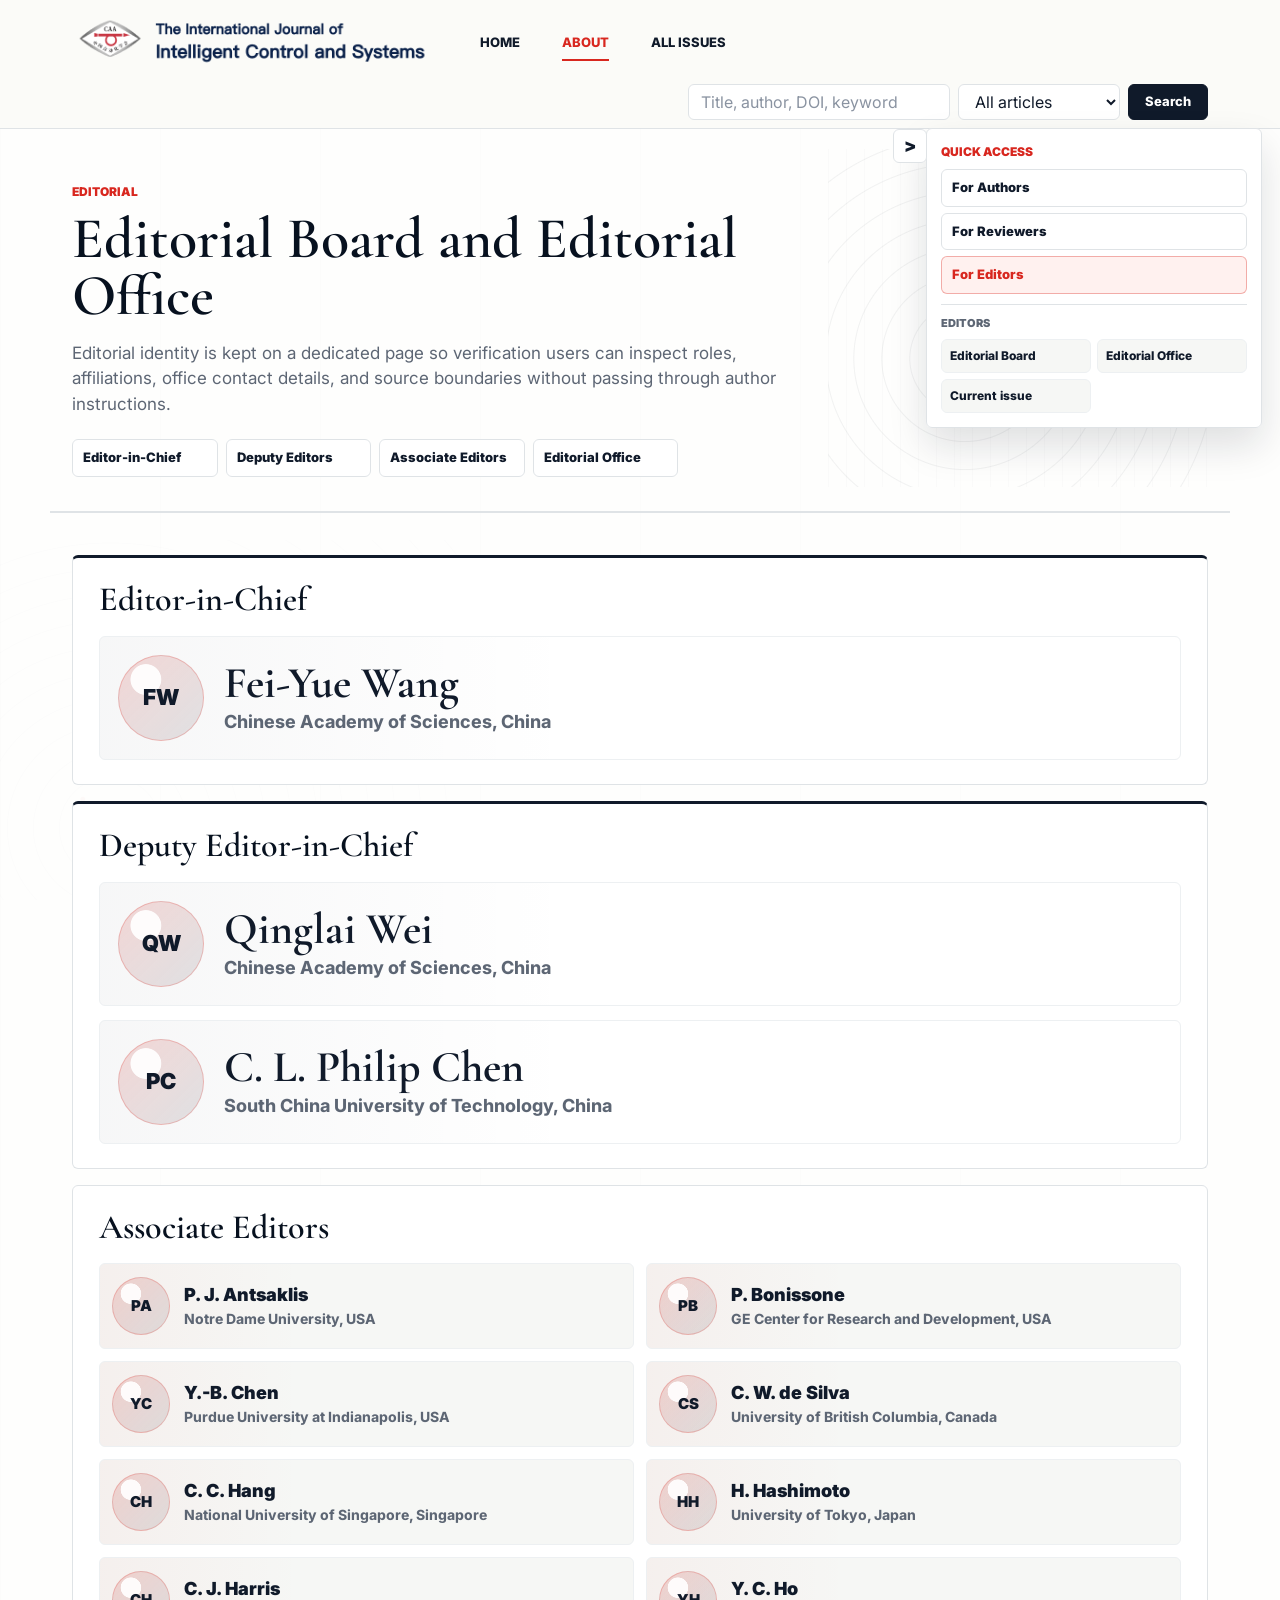
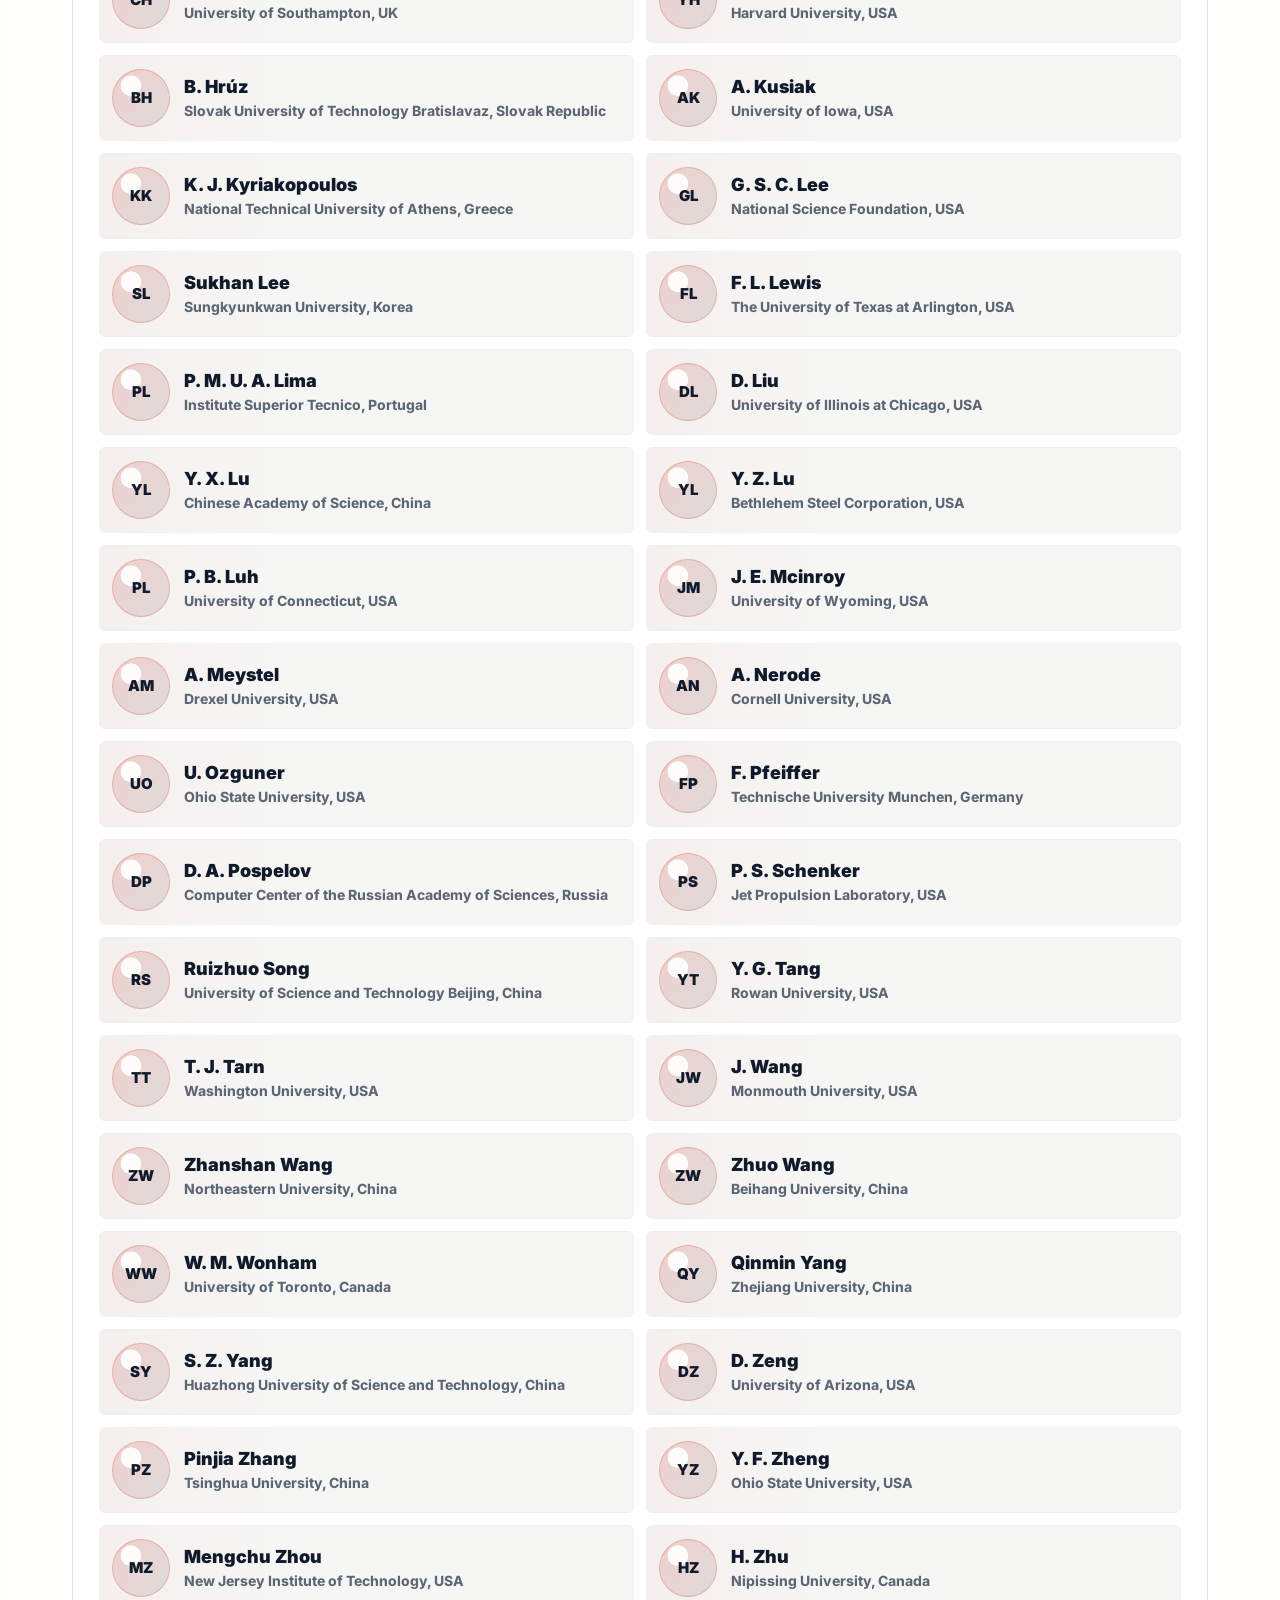
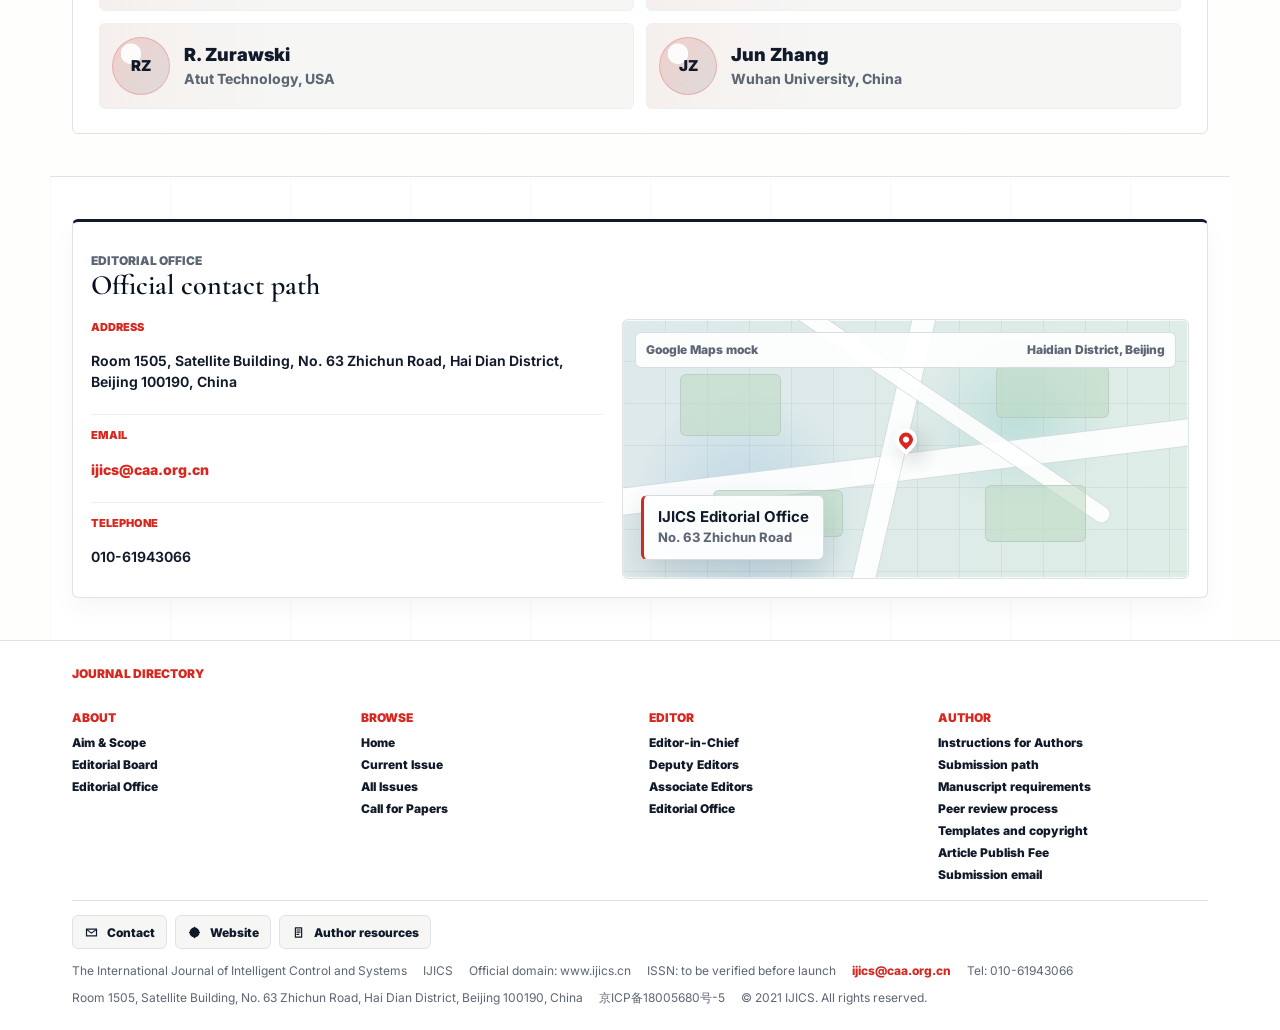
<file: editorial-board.html>
<!doctype html>
<html lang="en">
  <head>
    <meta charset="utf-8" />
    <meta name="viewport" content="width=device-width, initial-scale=1" />
    <title>Editorial Board · IJICS Homepage Preview</title>
    <meta
      name="description"
      content="IJICS editorial page preview with editorial board roles, associate editors, and editorial office contact information."
    />
    <link rel="stylesheet" href="./styles.css?v=41" />
  </head>
  <body>
    <a class="skip-link" href="#main">Skip to content</a>

    <header class="site-header">
      <div class="nav-shell">
        <a class="brand" href="./index.html#home" aria-label="IJICS home">
          <img
            class="brand-logo"
            src="./assets/ijics-logo-lockup-transparent.png"
            width="798"
            height="128"
            alt="The International Journal of Intelligent Control and Systems"
          />
        </a>
        <nav class="section-shortcuts" aria-label="Primary columns">
          <a href="./index.html#home">Home</a>
          <details class="nav-menu">
            <summary class="nav-home">About</summary>
            <div class="nav-menu-panel">
              <a href="./aim-scope.html#aim-scope">Aim &amp; Scope</a>
              <a href="./editorial-board.html#editorial-board">Editorial Board</a>
              <a href="./author-center.html#apf">Article Publish Fee</a>
              <a href="./editorial-board.html#editorial-office" data-section-link="Editors">Editorial Office</a>
            </div>
          </details>
          <a href="./all-issues.html#all-issues">All Issues</a>
        </nav>
      </div>

      <div class="navigation-board">
        <form class="nav-article-search" id="article-search" role="search">
          <label for="articleQuery">Search articles</label>
          <div class="nav-search-row">
            <input
              id="articleQuery"
              type="search"
              placeholder="Title, author, DOI, keyword"
              autocomplete="off"
            />
            <select id="issueSelect" aria-label="Article collection">
              <option value="">All articles</option>
              <optgroup label="Articles">
                <option value="current">Current Issue</option>
                <option value="archive">Journal Archive</option>
                <option value="popular">Popular Articles</option>
              </optgroup>
              <optgroup label="Journal information">
                <option value="cfp">Call for Papers</option>
                <option value="authors">Author Resources</option>
              </optgroup>
            </select>
            <button type="submit" aria-label="Search articles">Search</button>
          </div>
        </form>
      </div>
    </header>

    <main id="main" class="page-shell">
      <aside class="quick-access-float" id="site-structure" aria-label="Quick Access">
        <button
          type="button"
          class="quick-access-toggle"
          id="quickAccessToggle"
          aria-label="Collapse Quick Access"
          aria-expanded="true"
          aria-controls="quickAccessContent"
          onclick="toggleQuickAccess()"
        >
          &gt;
        </button>
        <div class="quick-access-content" id="quickAccessContent">
          <p class="eyebrow">Quick Access</p>
          <div class="quick-access-links">
            <button type="button" class="quick-access-link" data-section-link="Authors">For Authors</button>
            <button type="button" class="quick-access-link" data-section-link="Reviewers">For Reviewers</button>
            <button type="button" class="quick-access-link is-active" data-section-link="Editors">For Editors</button>
          </div>
          <div class="quick-access-secondary" id="quickAccessSecondary" aria-live="polite"></div>
        </div>
      </aside>

      <div class="content-flow">
        <section class="subpage-hero" id="editorial-board">
          <div>
            <p class="eyebrow">Editorial</p>
            <h1>Editorial Board and Editorial Office</h1>
            <p>
              Editorial identity is kept on a dedicated page so verification users can inspect roles,
              affiliations, office contact details, and source boundaries without passing through
              author instructions.
            </p>
          </div>
          <nav class="subpage-jump-row" aria-label="Editorial sections">
            <a href="#editor-in-chief">Editor-in-Chief</a>
            <a href="#deputy-editors">Deputy Editors</a>
            <a href="#associate-editors">Associate Editors</a>
            <a href="#editorial-office">Editorial Office</a>
          </nav>
        </section>

        <section class="profile-band" aria-label="Editorial board">
          <div class="board-grid">
            <article class="board-role-card" id="editor-in-chief">
              <h2>Editor-in-Chief</h2>
              <div class="board-person board-person-feature">
                <span class="board-avatar" aria-hidden="true">FW</span>
                <div class="board-person-copy">
                  <strong class="board-person-name">Fei-Yue Wang</strong>
                  <span class="board-person-affiliation">Chinese Academy of Sciences, China</span>
                </div>
              </div>
            </article>
            <article class="board-role-card" id="deputy-editors">
              <h2>Deputy Editor-in-Chief</h2>
              <div class="board-person-list">
                <div class="board-person board-person-feature">
                  <span class="board-avatar" aria-hidden="true">QW</span>
                  <div class="board-person-copy">
                    <strong class="board-person-name">Qinglai Wei</strong>
                    <span class="board-person-affiliation">Chinese Academy of Sciences, China</span>
                  </div>
                </div>
                <div class="board-person board-person-feature">
                  <span class="board-avatar" aria-hidden="true">PC</span>
                  <div class="board-person-copy">
                    <strong class="board-person-name">C. L. Philip Chen</strong>
                    <span class="board-person-affiliation">South China University of Technology, China</span>
                  </div>
                </div>
              </div>
            </article>
          </div>

          <article class="board-list-card" id="associate-editors">
            <h2>Associate Editors</h2>
            <ul class="associate-grid">
              <li class="board-person">
                <span class="board-avatar" aria-hidden="true">PA</span>
                <div class="board-person-copy">
                  <strong class="board-person-name">P. J. Antsaklis</strong>
                  <span class="board-person-affiliation">Notre Dame University, USA</span>
                </div>
              </li>
              <li class="board-person">
                <span class="board-avatar" aria-hidden="true">PB</span>
                <div class="board-person-copy">
                  <strong class="board-person-name">P. Bonissone</strong>
                  <span class="board-person-affiliation">GE Center for Research and Development, USA</span>
                </div>
              </li>
              <li class="board-person">
                <span class="board-avatar" aria-hidden="true">YC</span>
                <div class="board-person-copy">
                  <strong class="board-person-name">Y.-B. Chen</strong>
                  <span class="board-person-affiliation">Purdue University at Indianapolis, USA</span>
                </div>
              </li>
              <li class="board-person">
                <span class="board-avatar" aria-hidden="true">CS</span>
                <div class="board-person-copy">
                  <strong class="board-person-name">C. W. de Silva</strong>
                  <span class="board-person-affiliation">University of British Columbia, Canada</span>
                </div>
              </li>
              <li class="board-person">
                <span class="board-avatar" aria-hidden="true">CH</span>
                <div class="board-person-copy">
                  <strong class="board-person-name">C. C. Hang</strong>
                  <span class="board-person-affiliation">National University of Singapore, Singapore</span>
                </div>
              </li>
              <li class="board-person">
                <span class="board-avatar" aria-hidden="true">HH</span>
                <div class="board-person-copy">
                  <strong class="board-person-name">H. Hashimoto</strong>
                  <span class="board-person-affiliation">University of Tokyo, Japan</span>
                </div>
              </li>
              <li class="board-person">
                <span class="board-avatar" aria-hidden="true">CH</span>
                <div class="board-person-copy">
                  <strong class="board-person-name">C. J. Harris</strong>
                  <span class="board-person-affiliation">University of Southampton, UK</span>
                </div>
              </li>
              <li class="board-person">
                <span class="board-avatar" aria-hidden="true">YH</span>
                <div class="board-person-copy">
                  <strong class="board-person-name">Y. C. Ho</strong>
                  <span class="board-person-affiliation">Harvard University, USA</span>
                </div>
              </li>
              <li class="board-person">
                <span class="board-avatar" aria-hidden="true">BH</span>
                <div class="board-person-copy">
                  <strong class="board-person-name">B. Hrúz</strong>
                  <span class="board-person-affiliation">Slovak University of Technology Bratislavaz, Slovak Republic</span>
                </div>
              </li>
              <li class="board-person">
                <span class="board-avatar" aria-hidden="true">AK</span>
                <div class="board-person-copy">
                  <strong class="board-person-name">A. Kusiak</strong>
                  <span class="board-person-affiliation">University of Iowa, USA</span>
                </div>
              </li>
              <li class="board-person">
                <span class="board-avatar" aria-hidden="true">KK</span>
                <div class="board-person-copy">
                  <strong class="board-person-name">K. J. Kyriakopoulos</strong>
                  <span class="board-person-affiliation">National Technical University of Athens, Greece</span>
                </div>
              </li>
              <li class="board-person">
                <span class="board-avatar" aria-hidden="true">GL</span>
                <div class="board-person-copy">
                  <strong class="board-person-name">G. S. C. Lee</strong>
                  <span class="board-person-affiliation">National Science Foundation, USA</span>
                </div>
              </li>
              <li class="board-person">
                <span class="board-avatar" aria-hidden="true">SL</span>
                <div class="board-person-copy">
                  <strong class="board-person-name">Sukhan Lee</strong>
                  <span class="board-person-affiliation">Sungkyunkwan University, Korea</span>
                </div>
              </li>
              <li class="board-person">
                <span class="board-avatar" aria-hidden="true">FL</span>
                <div class="board-person-copy">
                  <strong class="board-person-name">F. L. Lewis</strong>
                  <span class="board-person-affiliation">The University of Texas at Arlington, USA</span>
                </div>
              </li>
              <li class="board-person">
                <span class="board-avatar" aria-hidden="true">PL</span>
                <div class="board-person-copy">
                  <strong class="board-person-name">P. M. U. A. Lima</strong>
                  <span class="board-person-affiliation">Institute Superior Tecnico, Portugal</span>
                </div>
              </li>
              <li class="board-person">
                <span class="board-avatar" aria-hidden="true">DL</span>
                <div class="board-person-copy">
                  <strong class="board-person-name">D. Liu</strong>
                  <span class="board-person-affiliation">University of Illinois at Chicago, USA</span>
                </div>
              </li>
              <li class="board-person">
                <span class="board-avatar" aria-hidden="true">YL</span>
                <div class="board-person-copy">
                  <strong class="board-person-name">Y. X. Lu</strong>
                  <span class="board-person-affiliation">Chinese Academy of Science, China</span>
                </div>
              </li>
              <li class="board-person">
                <span class="board-avatar" aria-hidden="true">YL</span>
                <div class="board-person-copy">
                  <strong class="board-person-name">Y. Z. Lu</strong>
                  <span class="board-person-affiliation">Bethlehem Steel Corporation, USA</span>
                </div>
              </li>
              <li class="board-person">
                <span class="board-avatar" aria-hidden="true">PL</span>
                <div class="board-person-copy">
                  <strong class="board-person-name">P. B. Luh</strong>
                  <span class="board-person-affiliation">University of Connecticut, USA</span>
                </div>
              </li>
              <li class="board-person">
                <span class="board-avatar" aria-hidden="true">JM</span>
                <div class="board-person-copy">
                  <strong class="board-person-name">J. E. Mcinroy</strong>
                  <span class="board-person-affiliation">University of Wyoming, USA</span>
                </div>
              </li>
              <li class="board-person">
                <span class="board-avatar" aria-hidden="true">AM</span>
                <div class="board-person-copy">
                  <strong class="board-person-name">A. Meystel</strong>
                  <span class="board-person-affiliation">Drexel University, USA</span>
                </div>
              </li>
              <li class="board-person">
                <span class="board-avatar" aria-hidden="true">AN</span>
                <div class="board-person-copy">
                  <strong class="board-person-name">A. Nerode</strong>
                  <span class="board-person-affiliation">Cornell University, USA</span>
                </div>
              </li>
              <li class="board-person">
                <span class="board-avatar" aria-hidden="true">UO</span>
                <div class="board-person-copy">
                  <strong class="board-person-name">U. Ozguner</strong>
                  <span class="board-person-affiliation">Ohio State University, USA</span>
                </div>
              </li>
              <li class="board-person">
                <span class="board-avatar" aria-hidden="true">FP</span>
                <div class="board-person-copy">
                  <strong class="board-person-name">F. Pfeiffer</strong>
                  <span class="board-person-affiliation">Technische University Munchen, Germany</span>
                </div>
              </li>
              <li class="board-person">
                <span class="board-avatar" aria-hidden="true">DP</span>
                <div class="board-person-copy">
                  <strong class="board-person-name">D. A. Pospelov</strong>
                  <span class="board-person-affiliation">Computer Center of the Russian Academy of Sciences, Russia</span>
                </div>
              </li>
              <li class="board-person">
                <span class="board-avatar" aria-hidden="true">PS</span>
                <div class="board-person-copy">
                  <strong class="board-person-name">P. S. Schenker</strong>
                  <span class="board-person-affiliation">Jet Propulsion Laboratory, USA</span>
                </div>
              </li>
              <li class="board-person">
                <span class="board-avatar" aria-hidden="true">RS</span>
                <div class="board-person-copy">
                  <strong class="board-person-name">Ruizhuo Song</strong>
                  <span class="board-person-affiliation">University of Science and Technology Beijing, China</span>
                </div>
              </li>
              <li class="board-person">
                <span class="board-avatar" aria-hidden="true">YT</span>
                <div class="board-person-copy">
                  <strong class="board-person-name">Y. G. Tang</strong>
                  <span class="board-person-affiliation">Rowan University, USA</span>
                </div>
              </li>
              <li class="board-person">
                <span class="board-avatar" aria-hidden="true">TT</span>
                <div class="board-person-copy">
                  <strong class="board-person-name">T. J. Tarn</strong>
                  <span class="board-person-affiliation">Washington University, USA</span>
                </div>
              </li>
              <li class="board-person">
                <span class="board-avatar" aria-hidden="true">JW</span>
                <div class="board-person-copy">
                  <strong class="board-person-name">J. Wang</strong>
                  <span class="board-person-affiliation">Monmouth University, USA</span>
                </div>
              </li>
              <li class="board-person">
                <span class="board-avatar" aria-hidden="true">ZW</span>
                <div class="board-person-copy">
                  <strong class="board-person-name">Zhanshan Wang</strong>
                  <span class="board-person-affiliation">Northeastern University, China</span>
                </div>
              </li>
              <li class="board-person">
                <span class="board-avatar" aria-hidden="true">ZW</span>
                <div class="board-person-copy">
                  <strong class="board-person-name">Zhuo Wang</strong>
                  <span class="board-person-affiliation">Beihang University, China</span>
                </div>
              </li>
              <li class="board-person">
                <span class="board-avatar" aria-hidden="true">WW</span>
                <div class="board-person-copy">
                  <strong class="board-person-name">W. M. Wonham</strong>
                  <span class="board-person-affiliation">University of Toronto, Canada</span>
                </div>
              </li>
              <li class="board-person">
                <span class="board-avatar" aria-hidden="true">QY</span>
                <div class="board-person-copy">
                  <strong class="board-person-name">Qinmin Yang</strong>
                  <span class="board-person-affiliation">Zhejiang University, China</span>
                </div>
              </li>
              <li class="board-person">
                <span class="board-avatar" aria-hidden="true">SY</span>
                <div class="board-person-copy">
                  <strong class="board-person-name">S. Z. Yang</strong>
                  <span class="board-person-affiliation">Huazhong University of Science and Technology, China</span>
                </div>
              </li>
              <li class="board-person">
                <span class="board-avatar" aria-hidden="true">DZ</span>
                <div class="board-person-copy">
                  <strong class="board-person-name">D. Zeng</strong>
                  <span class="board-person-affiliation">University of Arizona, USA</span>
                </div>
              </li>
              <li class="board-person">
                <span class="board-avatar" aria-hidden="true">PZ</span>
                <div class="board-person-copy">
                  <strong class="board-person-name">Pinjia Zhang</strong>
                  <span class="board-person-affiliation">Tsinghua University, China</span>
                </div>
              </li>
              <li class="board-person">
                <span class="board-avatar" aria-hidden="true">YZ</span>
                <div class="board-person-copy">
                  <strong class="board-person-name">Y. F. Zheng</strong>
                  <span class="board-person-affiliation">Ohio State University, USA</span>
                </div>
              </li>
              <li class="board-person">
                <span class="board-avatar" aria-hidden="true">MZ</span>
                <div class="board-person-copy">
                  <strong class="board-person-name">Mengchu Zhou</strong>
                  <span class="board-person-affiliation">New Jersey Institute of Technology, USA</span>
                </div>
              </li>
              <li class="board-person">
                <span class="board-avatar" aria-hidden="true">HZ</span>
                <div class="board-person-copy">
                  <strong class="board-person-name">H. Zhu</strong>
                  <span class="board-person-affiliation">Nipissing University, Canada</span>
                </div>
              </li>
              <li class="board-person">
                <span class="board-avatar" aria-hidden="true">RZ</span>
                <div class="board-person-copy">
                  <strong class="board-person-name">R. Zurawski</strong>
                  <span class="board-person-affiliation">Atut Technology, USA</span>
                </div>
              </li>
              <li class="board-person">
                <span class="board-avatar" aria-hidden="true">JZ</span>
                <div class="board-person-copy">
                  <strong class="board-person-name">Jun Zhang</strong>
                  <span class="board-person-affiliation">Wuhan University, China</span>
                </div>
              </li>
            </ul>
          </article>
        </section>

        <section class="profile-band profile-band-paper" id="editorial-office" aria-label="Editorial office">
          <article class="profile-card office-card">
            <p class="eyebrow">Editorial Office</p>
            <h2>Official contact path</h2>
            <div class="office-contact-layout">
              <dl class="office-facts">
                <div>
                  <dt>Address</dt>
                  <dd>Room 1505, Satellite Building, No. 63 Zhichun Road, Hai Dian District, Beijing 100190, China</dd>
                </div>
                <div>
                  <dt>Email</dt>
                  <dd><a href="mailto:ijics@caa.org.cn">ijics@caa.org.cn</a></dd>
                </div>
                <div>
                  <dt>Telephone</dt>
                  <dd>010-61943066</dd>
                </div>
              </dl>
              <div class="mock-map" role="img" aria-label="Mock map for the IJICS Editorial Office near No. 63 Zhichun Road, Haidian District, Beijing">
                <div class="mock-map-topbar">
                  <span>Google Maps mock</span>
                  <span>Haidian District, Beijing</span>
                </div>
                <div class="mock-map-grid" aria-hidden="true">
                  <span class="map-road map-road-main"></span>
                  <span class="map-road map-road-cross"></span>
                  <span class="map-road map-road-diagonal"></span>
                  <span class="map-block map-block-a"></span>
                  <span class="map-block map-block-b"></span>
                  <span class="map-block map-block-c"></span>
                  <span class="map-block map-block-d"></span>
                  <span class="map-pin"></span>
                </div>
                <div class="mock-map-caption">
                  <strong>IJICS Editorial Office</strong>
                  <span>No. 63 Zhichun Road</span>
                </div>
              </div>
            </div>
          </article>
        </section>
      </div>
    </main>

    <footer class="site-footer" id="contact" aria-label="Journal compliance information">
      <div class="footer-compliance">
        <p class="eyebrow">Journal directory</p>
        <nav class="footer-directory" aria-label="Expanded journal navigation">
          <section class="footer-directory-group">
            <h2>About</h2>
            <a href="./aim-scope.html#aim-scope">Aim &amp; Scope</a>
            <a href="./editorial-board.html#editorial-board">Editorial Board</a>
            <a href="./editorial-board.html#editorial-office">Editorial Office</a>
          </section>
          <section class="footer-directory-group">
            <h2>Browse</h2>
            <a href="./index.html#home">Home</a>
            <a href="./index.html#current-issue">Current Issue</a>
            <a href="./all-issues.html#all-issues">All Issues</a>
            <a href="./index.html#call-for-papers">Call for Papers</a>
          </section>
          <section class="footer-directory-group">
            <h2>Editor</h2>
            <a href="./editorial-board.html#editor-in-chief">Editor-in-Chief</a>
            <a href="./editorial-board.html#deputy-editors">Deputy Editors</a>
            <a href="./editorial-board.html#associate-editors">Associate Editors</a>
            <a href="./editorial-board.html#editorial-office">Editorial Office</a>
          </section>
          <section class="footer-directory-group">
            <h2>Author</h2>
            <a href="./author-center.html#author-guide">Instructions for Authors</a>
            <a href="./author-center.html#submission">Submission path</a>
            <a href="./author-center.html#requirements">Manuscript requirements</a>
            <a href="./author-center.html#peer-review">Peer review process</a>
            <a href="./author-center.html#templates">Templates and copyright</a>
            <a href="./author-center.html#apf">Article Publish Fee</a>
            <a href="./editorial-board.html#editorial-office">Submission email</a>
          </section>
        </nav>
        <nav class="footer-utility-links" aria-label="Journal utility links">
          <a href="./editorial-board.html#editorial-office">
            <svg viewBox="0 0 24 24" aria-hidden="true">
              <path d="M4 6.5h16v11H4z" />
              <path d="m4 7 8 6 8-6" />
            </svg>
            <span>Contact</span>
          </a>
          <a href="https://www.ijics.cn/">
            <svg viewBox="0 0 24 24" aria-hidden="true">
              <circle cx="12" cy="12" r="8" />
              <path d="M4 12h16M12 4c2.2 2.3 3.2 5 3.2 8s-1 5.7-3.2 8M12 4c-2.2 2.3-3.2 5-3.2 8s1 5.7 3.2 8" />
            </svg>
            <span>Website</span>
          </a>
          <a href="./author-center.html#author-guide">
            <svg viewBox="0 0 24 24" aria-hidden="true">
              <path d="M7 4.5h10v15H7z" />
              <path d="M9.5 8h5M9.5 11.5h5M9.5 15h3" />
            </svg>
            <span>Author resources</span>
          </a>
        </nav>
        <div class="identity-strip">
          <span>The International Journal of Intelligent Control and Systems</span>
          <span>IJICS</span>
          <span>Official domain: www.ijics.cn</span>
          <span>ISSN: to be verified before launch</span>
          <a href="mailto:ijics@caa.org.cn">ijics@caa.org.cn</a>
          <span>Tel: 010-61943066</span>
          <span>Room 1505, Satellite Building, No. 63 Zhichun Road, Hai Dian District, Beijing 100190, China</span>
          <span>京ICP备18005680号-5</span>
          <span>© 2021 IJICS. All rights reserved.</span>
        </div>
      </div>
    </footer>

    <div class="toast" id="toast" role="status" aria-live="polite"></div>
    <script src="./script.js?v=31"></script>
  </body>
</html>
</file>
<file: styles.css>
@import url("https://fonts.googleapis.com/css2?family=Cormorant+Garamond:wght@500;600;700&family=Inter:wght@400;500;600;700;800;900&display=swap");

:root {
  --paper: #fbfbf8;
  --surface: #ffffff;
  --surface-soft: #f6f7f5;
  --ink: #101a2a;
  --ink-strong: #07111f;
  --muted: #5d6674;
  --faint: #8a93a1;
  --line: #dfe3e6;
  --line-soft: #edf0f2;
  --accent: #d8271f;
  --accent-dark: #a91915;
  --accent-soft: #fff1ef;
  --blue-soft: #edf3f7;
  --max: 1180px;
  --radius: 6px;
  --shadow: 0 18px 40px rgba(16, 26, 42, 0.05);
  --display: "Cormorant Garamond", Georgia, "Times New Roman", serif;
  --sans: Inter, ui-sans-serif, system-ui, -apple-system, BlinkMacSystemFont, "Segoe UI", sans-serif;
}

* {
  box-sizing: border-box;
}

html {
  scroll-behavior: smooth;
}

[id] {
  scroll-margin-top: 148px;
}

body {
  margin: 0;
  background:
    linear-gradient(90deg, rgba(16, 26, 42, 0.035) 1px, transparent 1px) 0 0 / 160px 100%,
    var(--paper);
  color: var(--ink);
  font-family: var(--sans);
  font-size: 16px;
  line-height: 1.5;
  letter-spacing: 0;
}

body::before {
  content: "";
  position: fixed;
  left: 0;
  bottom: 0;
  z-index: -1;
  width: min(460px, 42vw);
  height: min(360px, 42vh);
  pointer-events: none;
  background:
    radial-gradient(circle at 18% 72%, rgba(216, 39, 31, 0.2) 0 2px, transparent 3px),
    radial-gradient(circle at 46% 58%, rgba(16, 26, 42, 0.18) 0 2px, transparent 3px),
    radial-gradient(circle at 72% 42%, rgba(216, 39, 31, 0.16) 0 2px, transparent 3px),
    repeating-radial-gradient(circle at 24% 80%, transparent 0 24px, rgba(16, 26, 42, 0.08) 25px, transparent 26px);
  opacity: 0.42;
}

a {
  color: inherit;
  text-decoration: none;
}

button,
input,
select {
  font: inherit;
  letter-spacing: 0;
}

button,
a {
  -webkit-tap-highlight-color: transparent;
}

:focus-visible {
  outline: 3px solid rgba(216, 39, 31, 0.38);
  outline-offset: 3px;
}

.skip-link {
  position: absolute;
  left: 16px;
  top: -60px;
  z-index: 20;
  padding: 10px 14px;
  border-radius: var(--radius);
  background: var(--ink);
  color: #fff;
}

.skip-link:focus {
  top: 16px;
}

.visually-hidden {
  position: absolute;
  width: 1px;
  height: 1px;
  overflow: hidden;
  clip: rect(0 0 0 0);
  white-space: nowrap;
}

.site-header {
  position: sticky;
  top: 0;
  z-index: 10;
  border-bottom: 1px solid var(--line);
  background: rgba(251, 251, 248, 0.96);
  backdrop-filter: blur(14px);
}

.nav-shell {
  position: relative;
  width: min(100%, var(--max));
  margin: 0 auto;
  display: grid;
  grid-template-columns: minmax(340px, 380px) minmax(0, 1fr);
  align-items: center;
  gap: 28px;
  min-height: 84px;
  padding: 8px 22px 7px;
}

.brand {
  min-width: 0;
  justify-self: start;
  display: block;
  width: min(100%, 380px);
  max-width: 380px;
}

.brand-logo {
  display: block;
  width: 100%;
  height: auto;
}

.navigation-board {
  width: min(100%, var(--max));
  margin: 0 auto;
  display: grid;
  grid-template-columns: 1fr;
  gap: 0;
  align-items: center;
  padding: 0 22px 8px;
}

.section-shortcuts {
  display: flex;
  min-width: 0;
  width: 100%;
  justify-self: stretch;
  justify-content: flex-start;
  gap: 42px;
  align-items: center;
  border-top: 0;
}

.section-shortcuts a,
.nav-menu summary {
  min-height: 34px;
  display: inline-flex;
  align-items: center;
  border: 0;
  background: transparent;
  color: var(--ink);
  font-size: 13px;
  font-weight: 800;
  text-transform: uppercase;
  white-space: nowrap;
  cursor: pointer;
}

.section-shortcuts .nav-home {
  position: relative;
  color: var(--accent);
}

.section-shortcuts .nav-home::after {
  content: "";
  position: absolute;
  left: 0;
  right: 0;
  bottom: -1px;
  height: 2px;
  background: var(--accent);
}

.section-shortcuts a:hover,
.nav-menu summary:hover {
  color: var(--accent);
}

.nav-menu {
  position: relative;
  min-width: 0;
  display: inline-flex;
  align-items: center;
}

.nav-menu summary {
  list-style: none;
}

.nav-menu summary::-webkit-details-marker {
  display: none;
}

.nav-menu-panel {
  position: absolute;
  top: calc(100% + 7px);
  left: -12px;
  z-index: 12;
  min-width: 220px;
  display: grid;
  overflow: hidden;
  border: 1px solid var(--line);
  border-radius: var(--radius);
  background: var(--surface);
  box-shadow: var(--shadow);
}

.nav-menu-panel a {
  min-height: 40px;
  display: flex;
  align-items: center;
  padding: 9px 12px;
  border-bottom: 1px solid var(--line-soft);
  color: var(--ink);
  font-size: 13px;
  font-weight: 700;
  text-transform: none;
}

.nav-menu-panel a:last-child {
  border-bottom: 0;
}

.nav-menu-panel a:hover {
  background: var(--surface-soft);
  color: var(--accent);
}

.nav-article-search {
  display: grid;
  justify-self: end;
  width: min(100%, 520px);
}

.nav-article-search label {
  position: absolute;
  width: 1px;
  height: 1px;
  overflow: hidden;
  clip: rect(0 0 0 0);
  white-space: nowrap;
}

.nav-search-row {
  display: grid;
  grid-template-columns: minmax(170px, 1fr) 162px auto;
  gap: 8px;
}

.nav-search-row input,
.nav-search-row select {
  min-width: 0;
  height: 36px;
  padding: 0 12px;
  border: 1px solid var(--line);
  border-radius: var(--radius);
  background: var(--surface);
  color: var(--ink);
}

.nav-search-row input::placeholder,
.announcement-search input::placeholder {
  color: var(--faint);
}

.nav-search-row button {
  min-height: 36px;
  padding: 0 16px;
  border: 1px solid var(--ink);
  border-radius: var(--radius);
  background: var(--ink);
  color: #fff;
  font-size: 13px;
  font-weight: 800;
  cursor: pointer;
}

.nav-search-row button:hover,
.editorial-link:hover {
  border-color: var(--accent);
  background: var(--accent);
}

.page-shell {
  width: 100%;
  margin: 0 auto;
  display: block;
  background: rgba(255, 255, 255, 0.72);
}

.content-flow {
  min-width: 0;
}

.quick-access-float {
  position: fixed;
  top: 128px;
  right: 18px;
  z-index: 22;
  width: 336px;
  padding: 14px;
  overflow: visible;
  border: 1px solid var(--line);
  border-radius: var(--radius);
  background: rgba(255, 255, 255, 0.94);
  box-shadow: 0 18px 38px rgba(16, 26, 42, 0.13);
  backdrop-filter: blur(12px);
}

.quick-access-toggle {
  position: absolute;
  top: 0;
  left: -34px;
  z-index: 2;
  width: 34px;
  height: 34px;
  display: inline-grid;
  place-items: center;
  border: 1px solid var(--line);
  border-radius: var(--radius);
  background: var(--surface);
  color: var(--ink);
  font-size: 18px;
  font-weight: 900;
  line-height: 1;
  cursor: pointer;
}

.quick-access-content {
  max-height: calc(100vh - 156px);
  overflow-y: auto;
}

.quick-access-toggle:hover {
  border-color: rgba(216, 39, 31, 0.34);
  color: var(--accent);
}

.quick-access-float.is-collapsed {
  right: 0;
  width: 44px;
  height: 44px;
  padding: 0;
  overflow: hidden;
  border-right: 0;
  border-radius: var(--radius) 0 0 var(--radius);
}

.quick-access-float.is-collapsed .quick-access-content {
  display: none;
}

.quick-access-float.is-collapsed .quick-access-toggle {
  inset: 0;
  width: 44px;
  height: 44px;
  border: 0;
  border-radius: 0;
  background: var(--ink);
  color: #fff;
}

.quick-access-float .eyebrow {
  margin-bottom: 8px;
}

.quick-access-links {
  display: grid;
  gap: 6px;
}

.quick-access-link {
  width: 100%;
  min-height: 36px;
  padding: 8px 10px;
  border: 1px solid var(--line);
  border-radius: var(--radius);
  background: var(--surface);
  color: var(--ink);
  text-align: left;
  font-size: 13px;
  font-weight: 850;
  cursor: pointer;
}

.quick-access-link:hover,
.quick-access-link.is-active {
  border-color: rgba(216, 39, 31, 0.34);
  background: var(--accent-soft);
  color: var(--accent);
}

.quick-access-secondary {
  display: grid;
  gap: 8px;
  margin-top: 10px;
  padding-top: 10px;
  border-top: 1px solid var(--line);
}

.quick-access-secondary p {
  margin: 0;
  color: var(--muted);
  font-size: 11px;
  font-weight: 900;
  text-transform: uppercase;
}

.quick-access-secondary-list {
  display: grid;
  grid-template-columns: repeat(2, minmax(0, 1fr));
  gap: 6px;
}

.quick-access-secondary-link {
  width: 100%;
  min-height: 32px;
  padding: 7px 8px;
  border: 1px solid var(--line-soft);
  border-radius: var(--radius);
  background: var(--surface-soft);
  color: var(--ink);
  text-align: left;
  font-size: 12px;
  font-weight: 800;
  cursor: pointer;
}

.quick-access-secondary-link:hover {
  border-color: rgba(216, 39, 31, 0.3);
  color: var(--accent);
}

.home-band,
.summary-band {
  padding: 28px 22px 42px;
}

.home-grid,
.updates-panel,
.footer-compliance {
  width: min(100%, var(--max));
  margin-inline: auto;
}

.home-grid {
  display: grid;
  grid-template-columns: minmax(0, 1fr);
  gap: 24px;
  align-items: start;
}

.reader-panel {
  min-width: 0;
}

.eyebrow {
  margin: 0 0 10px;
  color: var(--accent);
  font-size: 12px;
  font-weight: 900;
  text-transform: uppercase;
}

h1,
h2,
h3,
p {
  overflow-wrap: anywhere;
}

h1 {
  margin: 0;
  max-width: 650px;
  color: var(--ink-strong);
  font-family: var(--display);
  font-size: 58px;
  font-weight: 600;
  line-height: 0.98;
}

h2 {
  margin: 0;
  color: var(--ink-strong);
  font-family: var(--display);
  font-size: 28px;
  font-weight: 600;
  line-height: 1.1;
}

h3 {
  margin: 0;
  color: var(--ink-strong);
  font-size: 16px;
  line-height: 1.28;
}

.feature-slide p,
.editorial-copy p {
  color: var(--muted);
}

.feature-carousel {
  margin-bottom: 22px;
  overflow: hidden;
  border-bottom: 1px solid var(--line);
}

.feature-track {
  display: flex;
  gap: 14px;
  overflow-x: auto;
  scroll-snap-type: x mandatory;
  scrollbar-width: none;
}

.feature-track::-webkit-scrollbar {
  display: none;
}

.feature-slide {
  position: relative;
  isolation: isolate;
  min-height: 322px;
  min-width: 100%;
  display: grid;
  grid-template-columns: minmax(0, 0.55fr) minmax(0, 0.45fr);
  gap: 24px;
  align-items: start;
  padding: 34px 0 28px;
  overflow: hidden;
  background: transparent;
  scroll-snap-align: start;
}

.feature-slide > div,
.feature-slide > a {
  grid-column: 1;
  position: relative;
  z-index: 2;
}

.feature-slide > a {
  justify-self: start;
  align-self: end;
}

.feature-slide::before {
  content: "";
  position: absolute;
  inset: 10px 0 22px 46%;
  z-index: 0;
  background:
    radial-gradient(circle at 50% 50%, var(--ink) 0 7px, transparent 8px),
    radial-gradient(circle at 34% 44%, var(--accent) 0 3px, transparent 4px),
    radial-gradient(circle at 62% 20%, var(--accent) 0 3px, transparent 4px),
    radial-gradient(circle at 78% 58%, var(--accent) 0 3px, transparent 4px),
    radial-gradient(circle at 56% 82%, var(--accent) 0 3px, transparent 4px),
    repeating-radial-gradient(circle at 50% 50%, transparent 0 30px, rgba(16, 26, 42, 0.15) 31px, transparent 32px),
    linear-gradient(90deg, transparent 0 49%, rgba(16, 26, 42, 0.13) 49.5% 50.5%, transparent 51%),
    linear-gradient(0deg, transparent 0 49%, rgba(16, 26, 42, 0.13) 49.5% 50.5%, transparent 51%),
    repeating-linear-gradient(90deg, rgba(16, 26, 42, 0.04) 0 1px, transparent 1px 18px),
    repeating-linear-gradient(0deg, rgba(16, 26, 42, 0.04) 0 1px, transparent 1px 18px);
  opacity: 0.86;
}

.feature-slide::after {
  content: "";
  position: absolute;
  right: 8%;
  top: 76px;
  z-index: 1;
  width: 176px;
  height: 176px;
  border: 1px solid rgba(216, 39, 31, 0.72);
  border-left-color: transparent;
  border-bottom-color: transparent;
  border-radius: 50%;
  transform: rotate(18deg);
}

.feature-slide h2 {
  max-width: 650px;
  font-size: 52px;
  line-height: 0.98;
}

.quiet-link,
.editorial-link,
.updates-panel a {
  min-height: 38px;
  display: inline-flex;
  align-items: center;
  width: fit-content;
  padding: 8px 0;
  border: 0;
  background: transparent;
  color: var(--accent);
  font-size: 13px;
  font-weight: 900;
  text-transform: uppercase;
}

.quiet-link::after,
.editorial-link::after,
.updates-panel a::after {
  content: "->";
  margin-left: 10px;
}

.editorial-link {
  padding: 9px 12px;
  border: 1px solid var(--ink);
  border-radius: var(--radius);
  background: var(--ink);
  color: #fff;
  text-transform: none;
}

.editorial-link::after {
  content: "";
  margin: 0;
}

.issue-showcase {
  display: grid;
  gap: 18px;
  padding-top: 22px;
  border-top: 1px solid var(--line);
}

.issue-showcase-header {
  display: flex;
  align-items: end;
  justify-content: space-between;
  gap: 24px;
}

.issue-showcase-header h2 {
  margin: 2px 0 0;
  font-size: 33px;
  line-height: 1.02;
}

.issue-showcase-header p:last-child {
  max-width: 640px;
  margin: 9px 0 0;
  color: var(--muted);
  font-size: 15px;
}

.issue-showcase-header .quiet-link {
  margin-bottom: 8px;
  white-space: nowrap;
}

.article-type-switcher {
  display: flex;
  align-items: center;
  justify-content: space-between;
  gap: 18px;
  min-width: 0;
  padding: 0;
  border-top: 1px solid var(--line);
  border-bottom: 1px solid var(--line);
  background: var(--surface);
}

.article-type-tabs {
  display: flex;
  align-items: stretch;
  min-width: 0;
  overflow-x: auto;
}

.article-type-tab {
  position: relative;
  min-height: 58px;
  display: inline-flex;
  align-items: center;
  justify-content: center;
  min-width: max-content;
  padding: 10px 16px;
  border: 0;
  background: transparent;
  color: var(--muted);
  font-size: 14px;
  font-weight: 800;
  text-align: center;
  cursor: pointer;
}

.article-type-tab span {
  margin-left: 4px;
  color: inherit;
  font-weight: 700;
}

.article-type-tab.is-active,
.article-type-tab:hover {
  color: var(--accent);
}

.article-type-tab.is-active::after {
  content: "";
  position: absolute;
  left: 14px;
  right: 14px;
  bottom: 0;
  height: 2px;
  background: var(--accent);
}

.article-sort {
  display: inline-flex;
  align-items: center;
  gap: 8px;
  flex: 0 0 auto;
  padding-right: 10px;
  color: var(--muted);
  font-size: 14px;
  font-weight: 800;
  white-space: nowrap;
}

.article-sort select {
  width: auto;
  min-height: 40px;
  padding: 0 30px 0 4px;
  border: 0;
  background: transparent;
  color: var(--muted);
  font-weight: 800;
}

.article-list {
  min-width: 0;
}

.issue-card-grid {
  display: grid;
  grid-template-columns: repeat(3, minmax(0, 1fr));
  grid-auto-rows: 1fr;
  gap: 14px;
  align-items: stretch;
}

.article-card {
  min-width: 0;
}

.article-card.is-hidden {
  display: none;
}

.issue-article-card {
  display: grid;
  grid-template-rows: auto 1fr auto;
  height: 100%;
  min-height: 510px;
  overflow: hidden;
  border: 1px solid var(--line);
  border-radius: var(--radius);
  background: var(--surface);
  box-shadow: 0 12px 26px rgba(16, 26, 42, 0.035);
}

.issue-article-card:hover {
  border-color: rgba(216, 39, 31, 0.28);
  box-shadow: 0 18px 34px rgba(16, 26, 42, 0.07);
}

.article-figure {
  margin: 0;
  overflow: hidden;
  aspect-ratio: 16 / 9;
  border-bottom: 1px solid var(--line);
  background: #f7f9fa;
}

.article-figure img {
  display: block;
  width: 100%;
  height: 100%;
  object-fit: cover;
}

.article-card-body {
  display: grid;
  align-content: start;
  min-height: 235px;
  padding: 14px 14px 12px;
}

.type-label {
  display: block;
  margin: 0;
  color: var(--muted);
  font-size: 11px;
  font-weight: 900;
  text-transform: uppercase;
}

.article-card h2 {
  margin: 7px 0 0;
  font-size: 22px;
  line-height: 1.06;
}

.article-authors {
  margin: 8px 0 0;
  color: var(--muted);
  font-size: 14px;
  font-weight: 700;
}

.article-meta {
  margin: 8px 0 0;
  color: var(--faint);
  font-size: 12px;
  font-weight: 700;
}

.article-meta span {
  display: inline-block;
  margin: 0 6px;
  color: var(--line);
}

.article-actions {
  display: grid;
  grid-template-columns: repeat(auto-fit, minmax(64px, 1fr));
  border-top: 1px solid var(--line);
  background: var(--surface);
}

.article-actions a {
  min-width: 0;
  min-height: 42px;
  display: inline-flex;
  align-items: center;
  justify-content: center;
  padding: 0 8px;
  color: var(--muted);
  font-size: 12px;
  font-weight: 800;
}

.article-actions a + a {
  border-left: 1px solid var(--line-soft);
}

.article-actions a:hover {
  color: var(--accent);
  background: var(--accent-soft);
}

.all-issues-panel {
  width: min(100%, var(--max));
  margin: 0 auto;
  padding: 34px 22px 42px;
  border-top: 1px solid var(--line);
}

.all-issues-page-panel {
  padding-top: 34px;
}

.issue-archive-brief {
  display: grid;
  grid-template-columns: minmax(0, 1.35fr) minmax(280px, 0.8fr);
  gap: 18px;
  align-items: end;
  margin-bottom: 18px;
  padding-bottom: 18px;
  border-bottom: 1px solid var(--line);
}

.issue-archive-brief h1 {
  margin-top: 6px;
  font-size: 48px;
  line-height: 0.98;
}

.issue-archive-brief p:not(.eyebrow) {
  max-width: 760px;
  margin: 10px 0 0;
  color: var(--muted);
  font-size: 17px;
  line-height: 1.5;
}

.issue-archive-facts {
  display: grid;
  grid-template-columns: repeat(3, minmax(0, 1fr));
  gap: 8px;
  margin: 0;
}

.issue-archive-facts div {
  min-width: 0;
  padding: 10px;
  border: 1px solid var(--line);
  border-radius: var(--radius);
  background: var(--surface);
}

.issue-archive-facts dt {
  color: var(--faint);
  font-size: 10px;
  font-weight: 950;
  line-height: 1;
  text-transform: uppercase;
}

.issue-archive-facts dd {
  margin: 5px 0 0;
  color: var(--ink);
  font-size: 14px;
  font-weight: 850;
  line-height: 1.25;
}

.issue-archive-layout {
  display: grid;
  grid-template-columns: minmax(0, 3fr) minmax(260px, 2fr);
  gap: 18px;
  align-items: start;
}

.issue-preview-panel {
  min-width: 0;
  display: grid;
  grid-template-columns: 1fr;
  grid-template-areas:
    "cover"
    "copy"
    "signatures";
  gap: 18px;
  padding: 20px;
  border: 1px solid var(--line);
  border-top: 4px solid var(--accent);
  border-radius: var(--radius);
  background: var(--surface);
  box-shadow: var(--shadow);
}

.issue-preview-cover {
  grid-area: cover;
  min-width: 0;
}

.issue-preview-cover-link {
  display: block;
  color: inherit;
}

.issue-preview-cover-link:focus-visible {
  outline: 2px solid var(--accent);
  outline-offset: 3px;
  border-radius: var(--radius);
}

.issue-preview-cover img {
  display: block;
  width: 100%;
  height: 460px;
  object-fit: contain;
  border: 1px solid var(--line);
  border-radius: var(--radius);
  background: var(--paper);
}

.issue-preview-copy {
  grid-area: copy;
  min-width: 0;
  justify-self: end;
  align-self: end;
  margin-top: -8px;
}

.issue-preview-copy h1:not(.visually-hidden) {
  margin-top: 8px;
  font-size: 46px;
  line-height: 0.98;
}

.issue-preview-copy .quiet-link {
  white-space: nowrap;
}

.section-lede {
  margin: 12px 0 0;
  color: var(--muted);
  font-size: 17px;
}

.signature-paper-list {
  grid-area: signatures;
  display: grid;
  gap: 10px;
  min-width: 0;
}

.signature-paper {
  min-width: 0;
  display: grid;
  grid-template-columns: 110px minmax(0, 1fr);
  column-gap: 12px;
  row-gap: 4px;
  align-items: center;
  padding: 12px;
  border: 1px solid var(--line-soft);
  border-radius: var(--radius);
  background: var(--surface-soft);
}

.signature-kind {
  grid-row: 1 / span 2;
  width: 100%;
  color: var(--accent);
  font-size: 11px;
  font-weight: 950;
  line-height: 1;
  text-transform: uppercase;
}

.signature-paper h3 {
  grid-column: 2;
  margin: 0;
  color: var(--ink);
  font-family: var(--sans);
  font-size: 15px;
  font-weight: 900;
  line-height: 1.22;
}

.signature-paper h3 a {
  color: inherit;
  text-decoration: none;
}

.signature-paper h3 a:hover,
.signature-paper h3 a:focus-visible {
  color: var(--accent);
  text-decoration: underline;
  text-decoration-thickness: 2px;
  text-underline-offset: 3px;
}

.signature-paper p {
  grid-column: 2;
  margin: 0;
  color: var(--muted);
  font-size: 12px;
  font-weight: 700;
  line-height: 1.35;
}

.issue-browser-panel {
  min-width: 0;
  display: grid;
  grid-template-rows: auto auto;
  gap: 12px;
  align-self: start;
  padding: 16px;
  border: 1px solid var(--line);
  border-radius: var(--radius);
  background: rgba(255, 255, 255, 0.76);
}

.issue-browser-heading {
  display: grid;
  gap: 12px;
}

.issue-browser-heading h2 {
  margin-top: 6px;
  font-size: 30px;
}

.issue-year-filter {
  display: flex;
  flex-wrap: wrap;
  gap: 6px;
}

.issue-year-button {
  min-height: 32px;
  padding: 6px 10px;
  border: 1px solid var(--line);
  border-radius: var(--radius);
  background: var(--surface);
  color: var(--ink);
  font: inherit;
  font-size: 12px;
  font-weight: 900;
  cursor: pointer;
}

.issue-year-button:hover,
.issue-year-button.is-active {
  border-color: rgba(216, 39, 31, 0.55);
  background: var(--accent-soft);
  color: var(--accent);
}

.all-issues-grid {
  min-height: 0;
  max-height: 610px;
  display: grid;
  align-content: start;
  grid-auto-rows: max-content;
  gap: 10px;
  overflow-y: auto;
  overflow-x: hidden;
  padding: 2px 6px 2px 0;
  scrollbar-color: var(--accent) var(--line);
}

.past-issue-card {
  min-width: 0;
  width: 100%;
  border: 1px solid var(--line);
  border-radius: var(--radius);
  background: var(--surface);
  scroll-snap-align: start;
  overflow: hidden;
}

.issue-select-card.is-hidden {
  display: none;
}

.issue-select-card.is-selected {
  border-color: rgba(216, 39, 31, 0.65);
  box-shadow: inset 0 3px 0 var(--accent);
}

.issue-select-button {
  width: 100%;
  min-height: 136px;
  display: grid;
  grid-template-columns: 92px minmax(0, 1fr);
  gap: 14px;
  align-items: center;
  padding: 12px;
  border: 0;
  background: transparent;
  color: inherit;
  font: inherit;
  text-align: left;
  cursor: pointer;
}

.issue-select-button:hover {
  background: var(--surface-soft);
}

.issue-select-button img {
  width: 92px;
  aspect-ratio: 1;
  object-fit: cover;
  border: 1px solid var(--line);
  border-radius: var(--radius);
  background: var(--paper);
}

.issue-select-button strong {
  display: block;
  margin-top: 5px;
  font-family: var(--display);
  font-size: 25px;
  font-weight: 600;
  line-height: 1.02;
}

.issue-select-button small {
  display: block;
  margin-top: 6px;
  color: var(--muted);
  font-size: 12px;
  font-weight: 800;
}

.article-preview {
  margin: 0;
  overflow: hidden;
  border: 1px solid var(--line);
  border-radius: var(--radius);
  background: var(--paper);
  min-width: 0;
}

.article-preview img {
  display: block;
  width: 100%;
  max-width: 100%;
  height: auto;
  object-fit: cover;
}

.editorial-copy {
  display: grid;
  gap: 8px;
}

.article-byline {
  font-weight: 700;
}

.summary-band {
  padding: 42px 22px;
  border-top: 1px solid var(--line);
  border-bottom: 1px solid var(--line);
  background: var(--surface);
}

.updates-panel {
  margin-bottom: 28px;
}

.updates-heading {
  display: flex;
  gap: 18px;
  align-items: flex-start;
  justify-content: space-between;
  margin-bottom: 16px;
  padding-bottom: 12px;
  border-bottom: 1px solid var(--line);
}

.updates-grid {
  display: flex;
  gap: 12px;
  overflow-x: auto;
  scroll-snap-type: x mandatory;
  padding-bottom: 10px;
  scrollbar-color: var(--accent) var(--line);
}

.update-card {
  flex: 0 0 calc((100% - 12px) / 2);
  min-width: 220px;
  min-height: 172px;
  display: grid;
  grid-template-columns: 64px minmax(0, 1fr);
  gap: 14px;
  align-items: start;
  padding: 15px;
  border: 1px solid var(--line);
  background: var(--paper);
  scroll-snap-align: start;
}

.update-card.is-hidden {
  display: none;
}

.update-call {
  border-top: 3px solid var(--accent);
}

.update-news {
  border-top: 3px solid var(--ink);
}

.update-card img {
  width: 64px;
  aspect-ratio: 1;
  object-fit: cover;
  border: 1px solid var(--line);
  border-radius: var(--radius);
  background: var(--surface);
}

.update-label {
  display: inline-flex;
  width: fit-content;
  min-height: 22px;
  align-items: center;
  padding: 2px 7px;
  border: 1px solid rgba(216, 39, 31, 0.38);
  border-radius: 999px;
  background: var(--accent-soft);
  color: var(--accent);
  font-size: 11px;
  font-weight: 900;
  text-transform: uppercase;
}

.update-news .update-label {
  border-color: rgba(16, 26, 42, 0.22);
  background: var(--blue-soft);
  color: var(--ink);
}

.update-card h3 {
  margin-top: 8px;
  font-family: var(--display);
  font-size: 21px;
  font-weight: 600;
}

.update-card p {
  margin: 8px 0 0;
  color: var(--muted);
  font-size: 14px;
  line-height: 1.4;
}

.update-card strong {
  display: block;
  margin-top: 10px;
  color: var(--ink);
  font-size: 13px;
}

.announcements-empty {
  margin: 0;
  padding: 18px;
  border: 1px dashed var(--line);
  border-radius: var(--radius);
  color: var(--muted);
  background: var(--paper);
}

.journal-news-board {
  display: grid;
  gap: 16px;
  margin-top: 28px;
  padding-top: 22px;
  border-top: 1px solid var(--line);
}

.journal-news-heading h2 {
  margin-top: 0;
}

.journal-news-list {
  display: grid;
  gap: 12px;
}

.journal-news-card {
  display: grid;
  grid-template-columns: 168px minmax(0, 1fr);
  gap: 18px;
  align-items: stretch;
  min-width: 0;
  padding: 14px;
  border: 1px solid var(--line);
  border-radius: var(--radius);
  background: var(--paper);
}

.journal-news-card img {
  width: 100%;
  height: 132px;
  object-fit: cover;
  border: 1px solid var(--line);
  border-radius: var(--radius);
  background: var(--surface);
}

.journal-news-card h3 {
  margin-top: 8px;
  font-family: var(--display);
  font-size: 24px;
  font-weight: 600;
}

.journal-news-card p {
  margin: 8px 0 0;
  color: var(--muted);
}

.news-meta {
  margin: 0;
  color: var(--accent);
  font-size: 12px;
  font-weight: 900;
  text-transform: uppercase;
}

.toast {
  position: fixed;
  right: 18px;
  bottom: 18px;
  z-index: 30;
  max-width: 320px;
  padding: 12px 14px;
  border-radius: var(--radius);
  background: var(--ink);
  color: #fff;
  box-shadow: var(--shadow);
  opacity: 0;
  transform: translateY(12px);
  pointer-events: none;
  transition: opacity 160ms ease, transform 160ms ease;
}

.toast.is-visible {
  opacity: 1;
  transform: translateY(0);
}

.site-footer {
  border-top: 1px solid var(--line);
  background: var(--surface);
}

.footer-compliance {
  padding: 24px 22px;
}

.footer-directory {
  display: grid;
  grid-template-columns: repeat(4, minmax(0, 1fr));
  gap: 18px;
  margin-top: 12px;
  padding: 16px 0 18px;
  border-bottom: 1px solid var(--line);
}

.footer-directory-group {
  display: grid;
  align-content: start;
  gap: 7px;
  min-width: 0;
}

.footer-directory-group h2 {
  margin: 0 0 3px;
  color: var(--accent);
  font-family: var(--sans);
  font-size: 12px;
  font-weight: 900;
  line-height: 1.2;
  text-transform: uppercase;
}

.footer-directory-group a {
  width: fit-content;
  max-width: 100%;
  color: var(--ink);
  font-size: 12px;
  font-weight: 850;
  line-height: 1.25;
}

.footer-directory-group a:hover {
  color: var(--accent);
}

.footer-utility-links {
  display: flex;
  flex-wrap: wrap;
  gap: 8px;
  align-items: center;
  padding: 14px 0 0;
}

.footer-utility-links a {
  min-height: 34px;
  display: inline-flex;
  align-items: center;
  gap: 8px;
  padding: 7px 11px;
  border: 1px solid var(--line);
  border-radius: var(--radius);
  background: var(--surface-soft);
  color: var(--ink);
  font-size: 12px;
  font-weight: 850;
  line-height: 1.15;
}

.footer-utility-links svg {
  width: 15px;
  height: 15px;
  flex: 0 0 auto;
  display: block;
  fill: none;
  stroke: currentColor;
  stroke-width: 1.9;
  stroke-linecap: round;
  stroke-linejoin: round;
}

.footer-utility-links circle {
  fill: currentColor;
  stroke: none;
}

.footer-utility-links a:hover {
  border-color: rgba(216, 39, 31, 0.34);
  color: var(--accent);
}

.identity-strip {
  display: flex;
  flex-wrap: wrap;
  gap: 10px 16px;
  align-items: center;
  justify-content: flex-start;
  margin-top: 14px;
  color: var(--muted);
  font-size: 12px;
  line-height: 1.35;
}

.identity-strip a {
  color: var(--accent);
  font-weight: 800;
}

.profile-band {
  width: min(100%, var(--max));
  margin: 0 auto;
  padding: 42px 22px;
  border-top: 1px solid var(--line);
}

.subpage-hero {
  position: relative;
  width: min(100%, var(--max));
  margin: 0 auto;
  display: grid;
  grid-template-columns: 1fr;
  gap: 22px;
  align-items: start;
  padding: 54px 22px 34px;
  border-bottom: 1px solid var(--line);
  overflow: hidden;
}

.subpage-hero::after {
  content: "";
  position: absolute;
  inset: 20px 22px 24px auto;
  width: min(380px, 34vw);
  pointer-events: none;
  background:
    radial-gradient(circle at 72% 42%, var(--accent) 0 3px, transparent 4px),
    radial-gradient(circle at 36% 62%, var(--ink) 0 6px, transparent 7px),
    repeating-radial-gradient(circle at 36% 62%, transparent 0 26px, rgba(16, 26, 42, 0.12) 27px, transparent 28px),
    repeating-linear-gradient(90deg, rgba(16, 26, 42, 0.04) 0 1px, transparent 1px 18px);
  opacity: 0.45;
}

.subpage-hero > * {
  position: relative;
  z-index: 1;
}

.subpage-hero > div,
.subpage-jump-row {
  width: min(100%, 760px);
}

.subpage-hero h1 {
  max-width: 760px;
}

.subpage-hero p:last-child {
  max-width: 720px;
  margin: 16px 0 0;
  color: var(--muted);
  font-size: 17px;
}

.subpage-jump-row {
  display: grid;
  grid-template-columns: repeat(5, minmax(110px, 1fr));
  gap: 8px;
  align-content: start;
}

.subpage-jump-row a {
  min-height: 38px;
  display: flex;
  align-items: center;
  padding: 8px 10px;
  border: 1px solid var(--line);
  border-radius: var(--radius);
  background: rgba(255, 255, 255, 0.78);
  color: var(--ink);
  font-size: 13px;
  font-weight: 850;
}

.subpage-jump-row a:hover {
  border-color: rgba(216, 39, 31, 0.34);
  background: var(--accent-soft);
  color: var(--accent);
}

.profile-band-paper {
  background:
    linear-gradient(90deg, rgba(16, 26, 42, 0.025) 1px, transparent 1px) 0 0 / 120px 100%,
    rgba(255, 255, 255, 0.78);
}

.profile-grid {
  display: grid;
  grid-template-columns: minmax(0, 1.16fr) minmax(280px, 0.84fr);
  gap: 14px;
}

.profile-card {
  min-width: 0;
  padding: 18px;
  border: 1px solid var(--line);
  border-radius: var(--radius);
  background: var(--surface);
  box-shadow: 0 12px 26px rgba(16, 26, 42, 0.035);
}

.profile-card-wide {
  grid-row: span 2;
}

.profile-card p {
  margin: 12px 0 0;
  color: var(--muted);
}

.fee-card {
  border-top: 3px solid var(--accent);
}

.office-card {
  border-top: 3px solid var(--ink);
}

.office-contact-layout {
  display: grid;
  grid-template-columns: minmax(0, 0.95fr) minmax(300px, 1.05fr);
  gap: 18px;
  align-items: stretch;
  margin-top: 18px;
}

.mock-map {
  position: relative;
  overflow: hidden;
  min-height: 260px;
  margin-top: 0;
  border: 1px solid var(--line);
  border-radius: var(--radius);
  background:
    linear-gradient(90deg, rgba(25, 117, 210, 0.08), rgba(38, 166, 154, 0.08)),
    #eef3ed;
  box-shadow: inset 0 0 0 1px rgba(255, 255, 255, 0.72);
}

.mock-map-topbar {
  position: absolute;
  top: 12px;
  left: 12px;
  right: 12px;
  z-index: 2;
  display: flex;
  justify-content: space-between;
  gap: 12px;
  padding: 8px 10px;
  border: 1px solid rgba(212, 218, 225, 0.9);
  border-radius: var(--radius);
  background: rgba(255, 255, 255, 0.9);
  color: var(--muted);
  font-size: 12px;
  font-weight: 850;
}

.mock-map-grid {
  position: absolute;
  inset: 0;
  background:
    linear-gradient(90deg, rgba(19, 34, 57, 0.06) 1px, transparent 1px),
    linear-gradient(0deg, rgba(19, 34, 57, 0.06) 1px, transparent 1px),
    radial-gradient(circle at 70% 38%, rgba(38, 166, 154, 0.18), transparent 22%),
    radial-gradient(circle at 22% 72%, rgba(25, 117, 210, 0.16), transparent 24%);
  background-size: 42px 42px, 42px 42px, auto, auto;
}

.map-road,
.map-block,
.map-pin {
  position: absolute;
  display: block;
}

.map-road {
  border-radius: 999px;
  background: rgba(255, 255, 255, 0.9);
  box-shadow: 0 0 0 1px rgba(211, 217, 224, 0.85);
}

.map-road-main {
  left: -8%;
  right: -8%;
  top: 52%;
  height: 26px;
  transform: rotate(-7deg);
}

.map-road-cross {
  top: -8%;
  bottom: -8%;
  left: 46%;
  width: 22px;
  transform: rotate(13deg);
}

.map-road-diagonal {
  left: 20%;
  right: 8%;
  top: 30%;
  height: 16px;
  transform: rotate(34deg);
}

.map-block {
  border: 1px solid rgba(184, 200, 191, 0.72);
  border-radius: 6px;
  background: rgba(190, 218, 194, 0.56);
}

.map-block-a {
  width: 18%;
  height: 24%;
  left: 10%;
  top: 21%;
}

.map-block-b {
  width: 20%;
  height: 20%;
  right: 14%;
  top: 18%;
}

.map-block-c {
  width: 23%;
  height: 18%;
  left: 16%;
  bottom: 16%;
}

.map-block-d {
  width: 18%;
  height: 22%;
  right: 18%;
  bottom: 14%;
}

.map-pin {
  left: 50%;
  top: 48%;
  width: 22px;
  height: 22px;
  border: 4px solid #fff;
  border-radius: 50% 50% 50% 0;
  background: var(--accent);
  box-shadow: 0 10px 22px rgba(11, 24, 42, 0.22);
  transform: translate(-50%, -70%) rotate(-45deg);
}

.map-pin::after {
  content: "";
  position: absolute;
  inset: 4px;
  border-radius: 50%;
  background: var(--surface);
}

.mock-map-caption {
  position: absolute;
  left: 18px;
  bottom: 18px;
  z-index: 2;
  display: grid;
  gap: 2px;
  max-width: min(310px, calc(100% - 36px));
  padding: 12px 14px;
  border: 1px solid rgba(212, 218, 225, 0.95);
  border-left: 3px solid var(--accent);
  border-radius: var(--radius);
  background: rgba(255, 255, 255, 0.93);
  color: var(--ink);
  box-shadow: 0 14px 30px rgba(11, 24, 42, 0.12);
}

.mock-map-caption strong {
  font-size: 15px;
  line-height: 1.2;
}

.mock-map-caption span {
  color: var(--muted);
  font-size: 13px;
  font-weight: 750;
}

.section-heading {
  display: grid;
  gap: 4px;
  margin-bottom: 18px;
  padding-bottom: 12px;
  border-bottom: 1px solid var(--line);
}

.guide-grid {
  display: grid;
  grid-template-columns: 1fr;
  gap: 18px;
}

.guide-card,
.board-role-card,
.board-list-card {
  min-width: 0;
  padding: 24px 26px;
  border: 1px solid var(--line);
  border-radius: var(--radius);
  background: var(--surface);
}

.guide-card {
  border-top: 3px solid var(--accent);
}

.guide-card h2,
.guide-card h3,
.board-role-card h2,
.board-role-card h3,
.board-list-card h2,
.board-list-card h3 {
  font-family: var(--display);
  font-size: 34px;
  font-weight: 600;
  line-height: 1.05;
}

.guide-card p {
  margin: 14px 0 0;
  color: var(--muted);
  font-size: 18px;
  line-height: 1.55;
}

.requirements-list {
  display: grid;
  gap: 12px;
  margin: 16px 0 0;
  padding: 0;
  list-style: none;
}

.requirements-list li {
  position: relative;
  padding-left: 20px;
  color: var(--muted);
  font-size: 17px;
  line-height: 1.45;
}

.requirements-list li::before {
  content: "";
  position: absolute;
  left: 0;
  top: 0.68em;
  width: 7px;
  height: 7px;
  border-radius: 50%;
  background: var(--accent);
}

.requirements-list a,
.office-facts a {
  color: var(--accent);
  font-weight: 850;
}

.threshold-grid {
  display: grid;
  grid-template-columns: repeat(2, minmax(0, 1fr));
  gap: 14px;
  margin-top: 20px;
}

.threshold-card {
  min-height: 168px;
  display: grid;
  place-items: center;
  align-content: center;
  gap: 16px;
  padding: 20px 18px;
  border: 1px solid rgba(216, 39, 31, 0.16);
  border-top: 3px solid var(--accent);
  border-radius: var(--radius);
  background: linear-gradient(180deg, rgba(216, 39, 31, 0.055), var(--surface) 58%);
  text-align: center;
}

.threshold-card span {
  color: var(--ink);
  font-size: 15px;
  font-weight: 900;
  line-height: 1.2;
  text-transform: uppercase;
}

.threshold-card strong {
  color: var(--accent);
  font-family: var(--display);
  font-size: 58px;
  font-weight: 700;
  line-height: 0.9;
  text-align: center;
}

.template-tile-grid {
  display: grid;
  grid-template-columns: repeat(2, minmax(0, 1fr));
  gap: 14px;
  margin-top: 18px;
}

.template-tile,
.action-tile {
  min-height: 168px;
  display: grid;
  align-content: start;
  gap: 12px;
  padding: 18px;
  border: 1px solid var(--line);
  border-top: 3px solid var(--accent);
  border-radius: var(--radius);
  background: var(--surface-soft);
  color: var(--ink);
}

.template-tile:hover,
.action-tile:hover {
  border-color: rgba(216, 39, 31, 0.36);
  background: var(--accent-soft);
}

.action-tile {
  width: min(100%, 420px);
  min-height: 124px;
  margin-top: 18px;
  grid-template-columns: 58px minmax(0, 1fr);
  align-items: center;
}

.tile-icon {
  width: 58px;
  height: 58px;
  display: inline-grid;
  place-items: center;
  border: 1px solid rgba(216, 39, 31, 0.24);
  border-radius: var(--radius);
  background: #fff;
  color: var(--accent);
}

.tile-icon svg {
  width: 32px;
  height: 32px;
  fill: none;
  stroke: currentColor;
  stroke-width: 1.9;
  stroke-linecap: round;
  stroke-linejoin: round;
}

.template-format {
  display: inline-flex;
  width: fit-content;
  min-height: 24px;
  align-items: center;
  padding: 2px 8px;
  border: 1px solid rgba(216, 39, 31, 0.3);
  border-radius: 999px;
  color: var(--accent);
  font-size: 11px;
  font-weight: 900;
  letter-spacing: 0;
}

.template-tile strong {
  font-family: var(--display);
  font-size: 28px;
  font-weight: 650;
  line-height: 1.05;
}

.template-tile span:last-child,
.action-tile em {
  color: var(--muted);
  font-size: 15px;
  font-weight: 700;
  line-height: 1.25;
}

.action-tile strong {
  display: block;
  font-family: var(--display);
  font-size: 28px;
  font-weight: 650;
  line-height: 1.05;
}

.action-tile em {
  display: block;
  margin-top: 8px;
  font-style: normal;
}

.copyright-list {
  margin-top: 14px;
}

.office-facts {
  display: grid;
  gap: 12px;
  margin: 0;
}

.office-facts div {
  display: grid;
  gap: 3px;
  padding-bottom: 10px;
  border-bottom: 1px solid var(--line-soft);
}

.office-facts div:last-child {
  padding-bottom: 0;
  border-bottom: 0;
}

.office-facts dt {
  color: var(--accent);
  font-size: 11px;
  font-weight: 900;
  text-transform: uppercase;
}

.office-facts dd {
  margin: 0;
  color: var(--ink);
  font-size: 14px;
  font-weight: 650;
}

.board-grid {
  display: grid;
  grid-template-columns: 1fr;
  gap: 16px;
  margin-bottom: 16px;
}

.board-role-card {
  display: grid;
  gap: 18px;
  border-top: 3px solid var(--ink);
}

.board-person-list {
  display: grid;
  gap: 14px;
}

.board-person {
  min-width: 0;
  min-height: 86px;
  display: grid;
  grid-template-columns: 58px minmax(0, 1fr);
  gap: 14px;
  align-items: center;
  padding: 12px;
  border: 1px solid var(--line-soft);
  border-radius: var(--radius);
  background:
    linear-gradient(90deg, rgba(216, 39, 31, 0.035), transparent 38%),
    var(--surface-soft);
}

.board-person-feature {
  min-height: 124px;
  grid-template-columns: 86px minmax(0, 1fr);
  gap: 20px;
  padding: 18px;
  background:
    linear-gradient(90deg, rgba(16, 26, 42, 0.035), transparent 44%),
    var(--surface);
}

.board-avatar {
  width: 58px;
  aspect-ratio: 1;
  display: inline-grid;
  place-items: center;
  border: 1px solid rgba(216, 39, 31, 0.22);
  border-radius: 50%;
  background:
    radial-gradient(circle at 32% 28%, rgba(255, 255, 255, 0.92) 0 18%, transparent 19%),
    linear-gradient(135deg, rgba(216, 39, 31, 0.16), rgba(16, 26, 42, 0.1));
  color: var(--ink);
  font-family: var(--sans);
  font-size: 15px;
  font-weight: 950;
}

.board-person-feature .board-avatar {
  width: 86px;
  font-size: 22px;
}

.board-person-copy {
  min-width: 0;
  display: grid;
  gap: 5px;
}

.board-person-name {
  color: var(--ink);
  font-family: var(--sans);
  font-size: 18px;
  font-weight: 950;
  line-height: 1.14;
}

.board-person-feature .board-person-name {
  font-family: var(--display);
  font-size: 44px;
  font-weight: 650;
  line-height: 0.98;
}

.board-person-affiliation {
  color: var(--muted);
  font-size: 14px;
  font-weight: 750;
  line-height: 1.28;
}

.board-person-feature .board-person-affiliation {
  font-size: 18px;
  line-height: 1.3;
}

.associate-grid {
  display: grid;
  grid-template-columns: repeat(2, minmax(0, 1fr));
  gap: 12px;
  margin: 18px 0 0;
  padding: 0;
  list-style: none;
}

.associate-grid .board-person {
  height: 100%;
}

.search-box,
.past-issue-select,
.author-panel,
.decision-list,
.decision-links {
  display: none;
}

@media (max-width: 1100px) {
  .nav-shell {
    grid-template-columns: minmax(320px, 360px) minmax(0, 1fr);
    padding-inline: 16px;
    gap: 24px;
  }

  .brand {
    width: min(100%, 360px);
    max-width: 360px;
  }

  .navigation-board {
    padding-inline: 16px;
  }

  .nav-article-search {
    justify-self: stretch;
    width: 100%;
  }
}

@media (max-width: 860px) {
  .nav-shell {
    grid-template-columns: minmax(300px, 340px) minmax(0, 1fr);
    align-items: center;
    gap: 16px;
    min-height: 74px;
  }

  .brand {
    width: min(100%, 340px);
    max-width: 340px;
  }

  .section-shortcuts {
    width: 100%;
    gap: 26px;
    justify-content: flex-start;
    border-top: 0;
  }

  .section-shortcuts a,
  .nav-menu summary {
    font-size: 12px;
  }

  .feature-slide {
    grid-template-columns: 1fr;
    padding-right: 0;
  }

  .feature-slide::before,
  .feature-slide::after {
    opacity: 0.22;
  }

  .feature-slide > div,
  .feature-slide > a {
    grid-column: 1;
  }
}

@media (max-width: 700px) {
  .nav-shell {
    grid-template-columns: 1fr;
    min-height: auto;
  }

  .brand {
    width: min(100%, 320px);
    max-width: 320px;
  }

  .section-shortcuts {
    grid-column: 1;
    grid-row: 2;
    width: 100%;
    padding-top: 6px;
    justify-content: flex-start;
    border-top: 1px solid var(--line);
    overflow-x: auto;
  }
}

@media (max-width: 760px) {
  .home-band,
  .summary-band {
    padding: 34px 16px;
  }

  .home-grid {
    grid-template-columns: 1fr;
  }

  .quick-access-float {
    top: auto;
    left: 12px;
    right: 12px;
    bottom: 12px;
    width: auto;
    max-height: 44vh;
    padding: 10px;
  }

  .quick-access-links {
    grid-template-columns: repeat(3, minmax(0, 1fr));
  }

  .quick-access-link {
    text-align: center;
    font-size: 12px;
  }

  .quick-access-secondary-list {
    grid-template-columns: repeat(2, minmax(0, 1fr));
  }

  .issue-showcase-header {
    display: grid;
    align-items: start;
  }

  .issue-showcase-header .quiet-link {
    margin-bottom: 0;
  }

  .issue-card-grid {
    grid-template-columns: repeat(2, minmax(0, 1fr));
  }

  .issue-archive-brief {
    grid-template-columns: 1fr;
    align-items: start;
  }

  .issue-archive-facts {
    grid-template-columns: repeat(3, minmax(0, 1fr));
  }

  .issue-archive-layout {
    grid-template-columns: minmax(0, 3fr) minmax(240px, 2fr);
    gap: 12px;
  }

  .issue-preview-panel {
    grid-template-columns: 1fr;
    grid-template-areas:
      "cover"
      "copy"
      "signatures";
  }

  .issue-preview-cover img {
    aspect-ratio: 16 / 10;
  }

  .signature-paper-list {
    grid-template-columns: 1fr;
  }

  .issue-preview-copy h1 {
    font-size: 36px;
  }

  .issue-select-card {
    flex-basis: min(300px, 78vw);
  }

  .profile-grid,
  .guide-grid,
  .board-grid,
  .office-contact-layout,
  .subpage-hero {
    grid-template-columns: 1fr;
  }

  .mock-map {
    min-height: 230px;
  }

  .profile-card-wide {
    grid-row: auto;
  }

  .journal-news-card {
    grid-template-columns: 132px minmax(0, 1fr);
  }

  .update-card {
    flex-basis: min(520px, 72vw);
  }

  .footer-directory {
    grid-template-columns: repeat(2, minmax(0, 1fr));
  }
}

@media (max-width: 620px) {
  body {
    font-size: 15px;
  }

  .brand {
    max-width: 100%;
  }

  .brand-logo {
    width: min(100%, 320px);
  }

  .section-shortcuts {
    gap: 18px;
    overflow-x: auto;
    justify-content: flex-start;
  }

  .nav-menu-panel {
    position: static;
    margin-top: 1px;
    box-shadow: none;
  }

  .nav-search-row {
    grid-template-columns: 1fr;
  }

  h1 {
    font-size: 38px;
  }

  h2 {
    font-size: 24px;
  }

  .feature-slide {
    min-height: 280px;
    padding: 24px 0;
  }

  .feature-slide h2 {
    font-size: 34px;
  }

  .article-type-switcher {
    display: grid;
    gap: 0;
  }

  .article-type-tabs {
    width: 100%;
  }

  .article-type-tab {
    min-height: 50px;
    justify-content: flex-start;
  }

  .article-sort {
    width: 100%;
    justify-content: space-between;
    padding: 8px 12px;
    border-top: 1px solid var(--line);
  }

  .issue-card-grid {
    grid-template-columns: 1fr;
  }

  .issue-archive-brief h1 {
    font-size: 38px;
  }

  .issue-archive-facts {
    grid-template-columns: 1fr;
  }

  .issue-archive-layout {
    grid-template-columns: 1fr;
  }

  .issue-preview-panel,
  .issue-browser-panel {
    padding: 14px;
  }

  .issue-preview-copy h1 {
    font-size: 34px;
  }

  .issue-article-card {
    min-height: 0;
  }

  .article-card-body {
    min-height: 0;
  }

  .updates-heading {
    display: grid;
  }

  .update-card {
    flex-basis: 86vw;
    grid-template-columns: 58px minmax(0, 1fr);
  }

  .issue-select-card {
    flex-basis: 86vw;
  }

  .footer-directory {
    grid-template-columns: 1fr;
  }

  .update-card img {
    width: 58px;
  }

  .journal-news-card {
    grid-template-columns: 1fr;
  }

  .journal-news-card img {
    height: auto;
    aspect-ratio: 16 / 9;
  }

  .subpage-jump-row,
  .threshold-grid,
  .template-tile-grid {
    grid-template-columns: 1fr;
  }
}

@media (prefers-reduced-motion: reduce) {
  *,
  *::before,
  *::after {
    scroll-behavior: auto !important;
    transition: none !important;
  }
}
</file>
